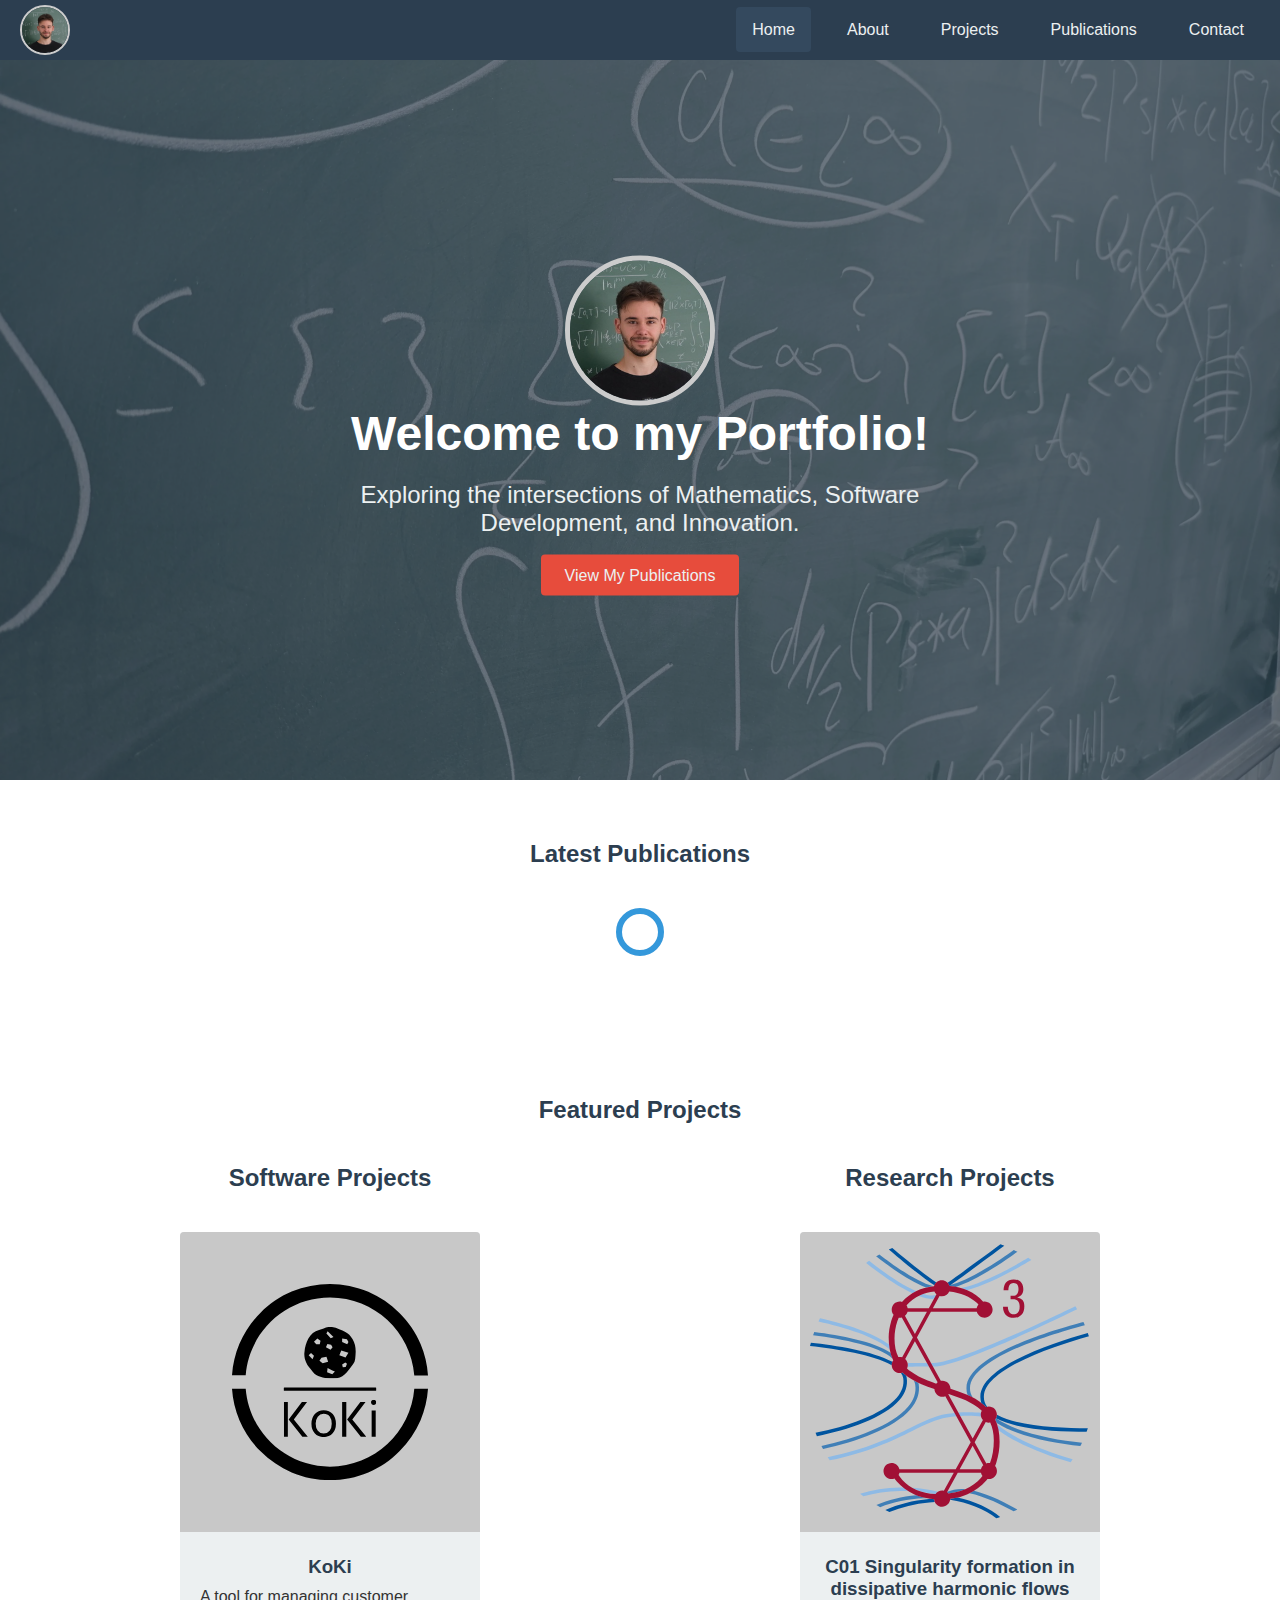
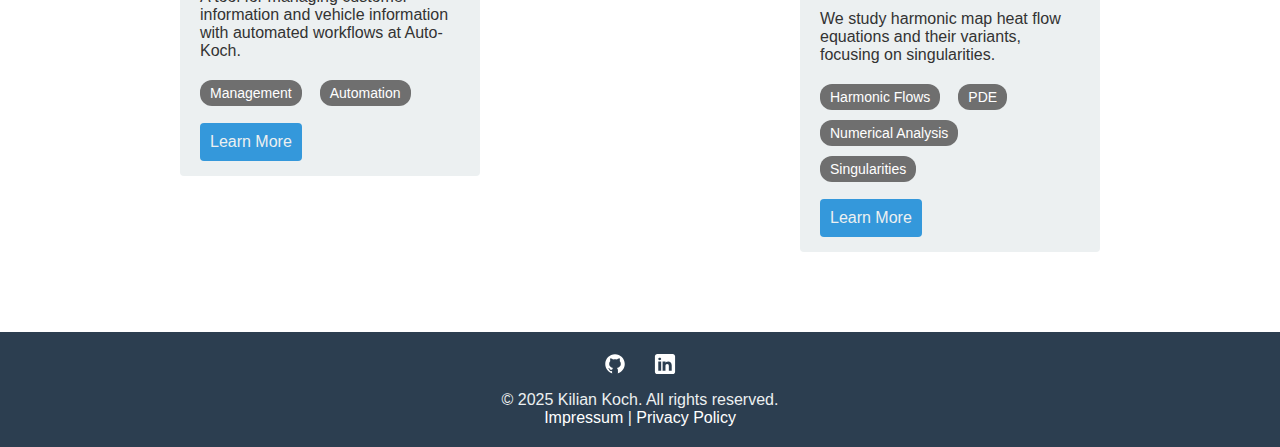
<file: index.html>
<!DOCTYPE html>
<html lang="en">
  <head>
    <meta charset="UTF-8" />
    <meta name="viewport" content="width=device-width, initial-scale=1.0" />
    <title>Kilian Koch | Mathematician & Software Developer</title>
    <link rel="stylesheet" href="css/styles.css" />
    <link rel="stylesheet" href="css/publications.css" />
  </head>

  <body>
    <!-- Navigation Bar -->
    <nav>
      <a href="index" class="logo">
        <img src="/images/me.jpeg" />
      </a>
      <ul class="nav-links">
        <li><a href="index" class="active">Home</a></li>
        <li><a href="about">About</a></li>
        <li><a href="projects">Projects</a></li>
        <li><a href="publications">Publications</a></li>
        <!-- <li><a href="theoremdatabase/login">TheoremDatabase</a></li> -->
        <li><a href="contact">Contact</a></li>
      </ul>
      <div class="burger">
        <div></div>
        <div></div>
        <div></div>
      </div>
    </nav>

    <div class="content">
      <!-- Hero Section -->
      <section id="hero">
        <div class="hero-content">
          <div class="me-pic">
            <img src="/images/me.jpeg" />
          </div>
          <h1>Welcome to my Portfolio!</h1>
          <p>
            Exploring the intersections of Mathematics, Software Development,
            and Innovation.
          </p>

          <a href="/publications" class="btn" target="_blank" rel="noopener noreferrer">View My Publications</a>
        </div>
      </section>

      <!-- Latest Publications -->
      <section id="latest-publications">
        <h2>Latest Publications</h2>
        <div class="publication-list"></div>
      </section>

      <!-- Featured Projects -->
      <section id="featured-projects">
        <h2>Featured Projects</h2>
        <div class="project-cards"></div>
      </section>
    </div>

    <!-- Footer -->
    <footer>
      <div class="social-media">
        <a href="https://github.com/KilianKoch">
          <img
            src="images/githubLogo.svg"
            alt="GitHub Logo"
            class="social-icon"
          />
        </a>
        <a href="https://www.linkedin.com/in/kilian-koch-23166026a/">
          <img
            src="images/linkedinLogo.svg"
            alt="LinkedIn Logo"
            class="social-icon"
          />
        </a>
        <!-- Add more social icons as needed -->
      </div>
      <p>&copy; 2025 Kilian Koch. All rights reserved.</p>
      <p>
        <a href="impressum.html">Impressum</a> |
        <a href="datenschutz.html">Privacy Policy</a>
      </p>
    </footer>

    <script type="module" src="/scripts/main.js"></script>
  </body>
</html>
</file>
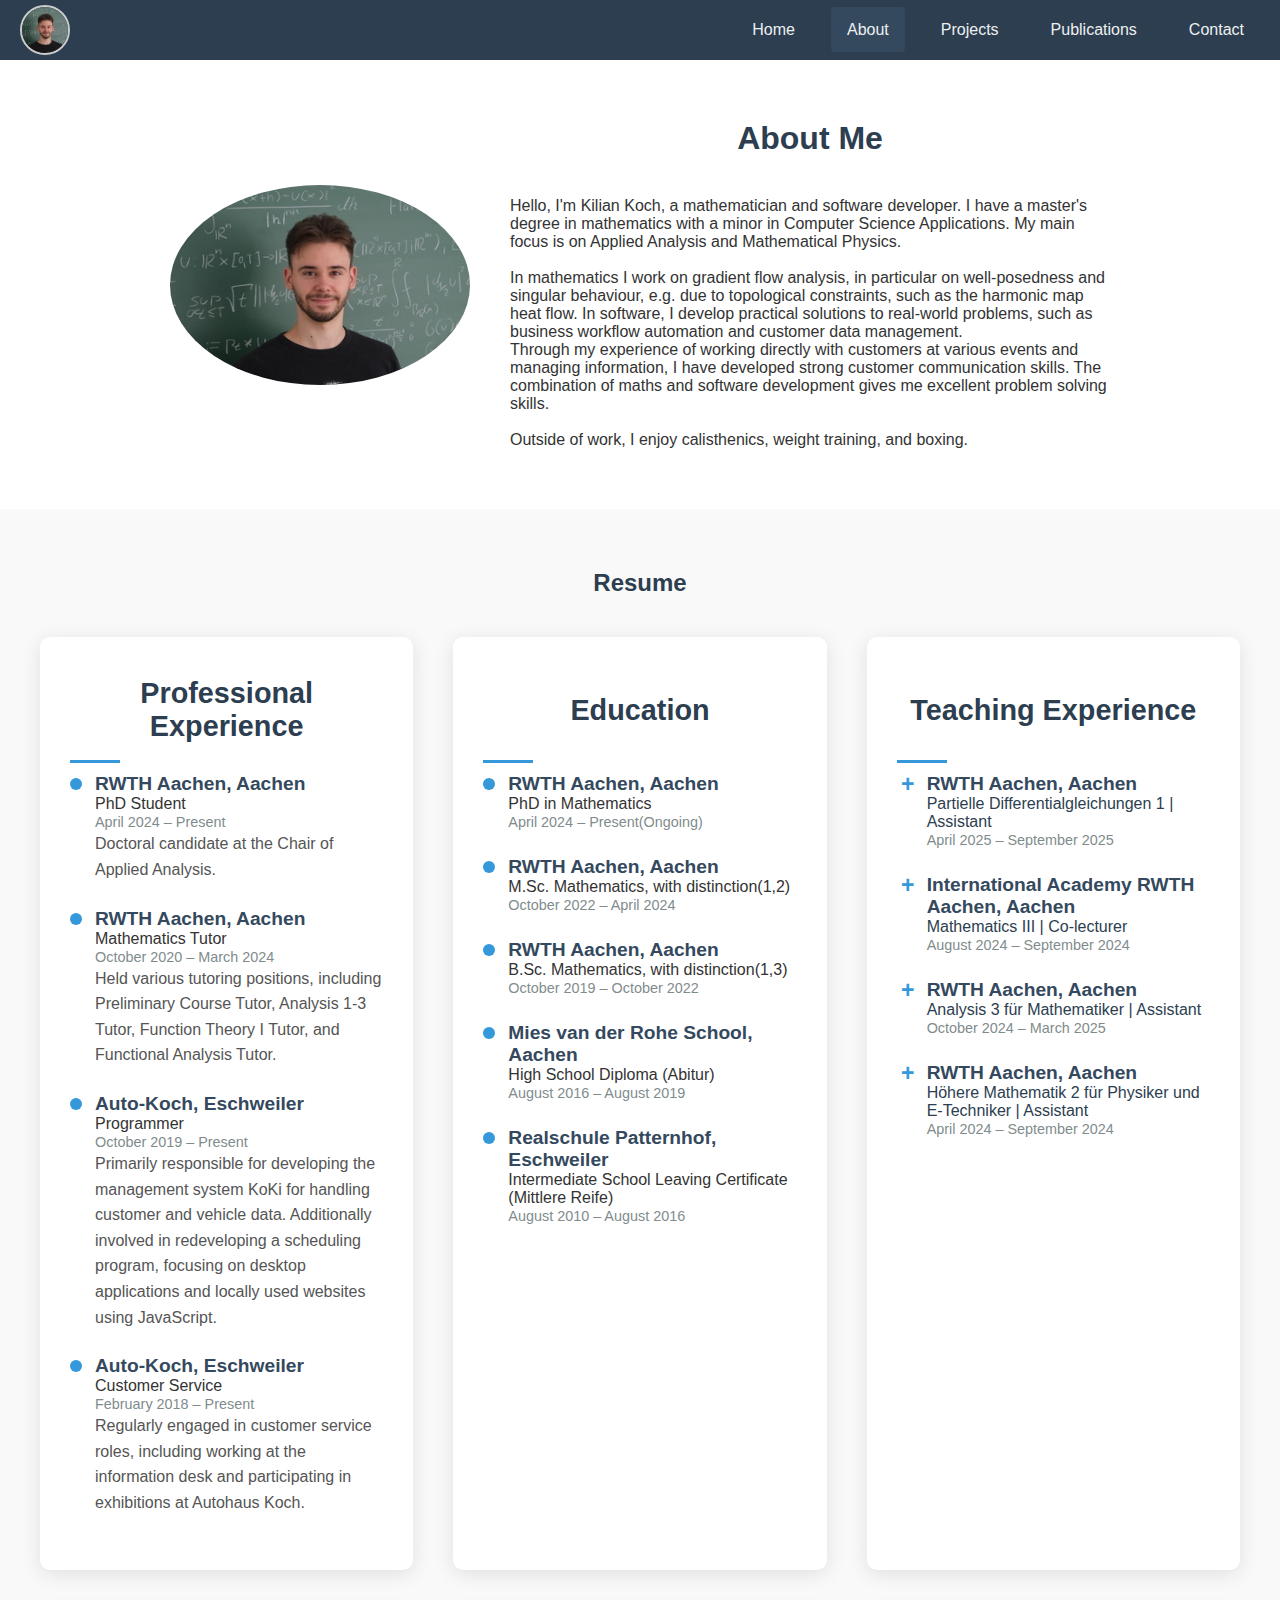
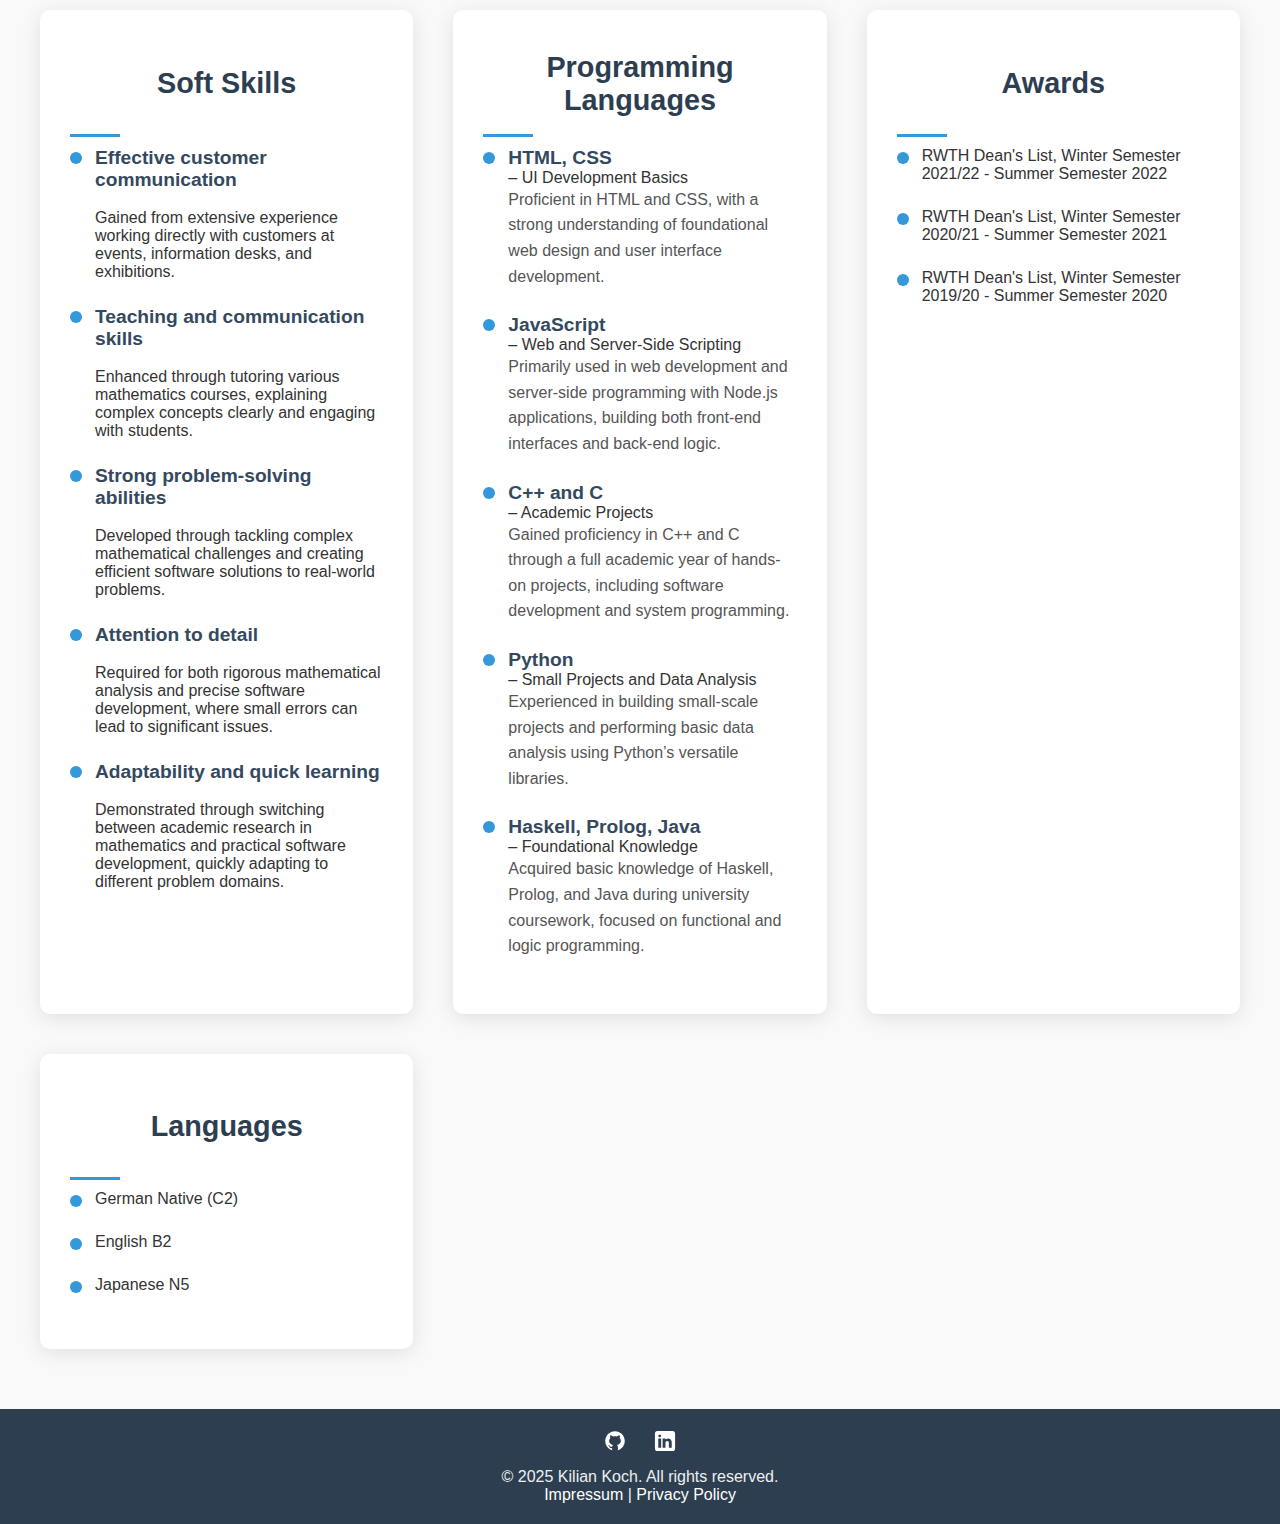
<file: about.html>
<!DOCTYPE html>
<html lang="en">
  <head>
    <meta charset="UTF-8" />
    <meta name="viewport" content="width=device-width, initial-scale=1.0" />
    <title>About Me | Kilian Koch</title>
    <link rel="stylesheet" href="css/styles.css" />
  </head>

  <body>
    <!-- Navigation Bar -->
    <nav>
      <a href="index" class="logo">
        <img src="/images/me.jpeg" />
      </a>
      <ul class="nav-links">
        <li><a href="index">Home</a></li>
        <li><a href="about" class="active">About</a></li>
        <li><a href="projects">Projects</a></li>
        <li><a href="publications">Publications</a></li>
        <!-- <li><a href="theoremdatabase/login">TheoremDatabase</a></li> -->
        <li><a href="contact">Contact</a></li>
      </ul>
      <div class="burger">
        <div></div>
        <div></div>
        <div></div>
      </div>
    </nav>

    <div class="content">
      <!-- About Section -->
      <section id="about-me">
        <div class="about-content">
          <img src="images/me.jpeg" alt="Your Photo" />
          <div class="text-content">
            <h1>About Me</h1>
            <p>
              Hello, I'm Kilian Koch, a mathematician and software developer. I
              have a master's degree in mathematics with a minor in Computer
              Science Applications. My main focus is on Applied Analysis and
              Mathematical Physics.
            </p>

            <br />

            <p>
              In mathematics I work on gradient flow analysis, in particular on
              well-posedness and singular behaviour, e.g. due
              to topological constraints, such as the harmonic map heat flow. In
              software, I develop practical solutions to real-world problems,
              such as business workflow automation and customer data management.
            </p>

            <p>
              Through my experience of working directly with customers at
              various events and managing information, I have developed strong
              customer communication skills. The combination of maths and
              software development gives me excellent problem solving skills.
            </p>

            <br />

            <p>
              Outside of work, I enjoy calisthenics, weight training, and
              boxing.
            </p>
          </div>
        </div>
      </section>

      <!-- Resume Section -->
      <section id="resume">
        <h2>Resume</h2>
        <div class="resume-container">
          <div class="resume-section">
            <h3>Professional Experience</h3>
            <ul>
              <li>
                <strong>RWTH Aachen, Aachen</strong> PhD Student<br />
                <span class="date">April 2024 – Present</span>
                <p>Doctoral candidate at the Chair of Applied Analysis.</p>
              </li>
              <li>
                <strong>RWTH Aachen, Aachen</strong> Mathematics Tutor<br />
                <span class="date">October 2020 – March 2024</span>
                <p>
                  Held various tutoring positions, including Preliminary Course
                  Tutor, Analysis 1-3 Tutor, Function Theory I Tutor, and
                  Functional Analysis Tutor.
                </p>
              </li>
              <li>
                <strong>Auto-Koch, Eschweiler</strong> Programmer<br />
                <span class="date">October 2019 – Present</span>
                <p>
                  Primarily responsible for developing the management system
                  KoKi for handling customer and vehicle data. Additionally
                  involved in redeveloping a scheduling program, focusing on
                  desktop applications and locally used websites using
                  JavaScript.
                </p>
              </li>
              <li>
                <strong>Auto-Koch, Eschweiler</strong> Customer Service<br />
                <span class="date">February 2018 – Present</span>
                <p>
                  Regularly engaged in customer service roles, including working
                  at the information desk and participating in exhibitions at
                  Autohaus Koch.
                </p>
              </li>
            </ul>
          </div>

          <div class="resume-section">
            <h3>Education</h3>
            <ul>
              <li>
                <strong>RWTH Aachen, Aachen</strong> PhD in Mathematics<br />
                <span class="date">April 2024 – Present(Ongoing)</span>
              </li>
              <li>
                <strong>RWTH Aachen, Aachen</strong> M.Sc. Mathematics, with
                distinction(1,2)<br />
                <span class="date">October 2022 – April 2024</span>
              </li>
              <li>
                <strong>RWTH Aachen, Aachen</strong> B.Sc. Mathematics, with
                distinction(1,3)<br />
                <span class="date">October 2019 – October 2022</span>
              </li>
              <li>
                <strong>Mies van der Rohe School, Aachen</strong> High School
                Diploma (Abitur)<br />
                <span class="date">August 2016 – August 2019</span>
              </li>
              <li>
                <strong>Realschule Patternhof, Eschweiler</strong>
                Intermediate School Leaving Certificate (Mittlere Reife)<br />
                <span class="date">August 2010 – August 2016</span>
              </li>
            </ul>
          </div>

          <div class="resume-section">
            <h3>Teaching Experience</h3>
            <ul class="NoBullets">
              <li>
                <details>
                  <summary>
                    <strong>RWTH Aachen, Aachen</strong> Partielle Differentialgleichungen 1 | Assistant<br />
                    <span class="date">April 2025 – September 2025</span>
                  </summary>
                  <hr>
                  <p>
                    <strong>Professor:</strong> 
                    <a href="https://www.math1.rwth-aachen.de/cms/math1/der-lehrstuhl/team/professorinnen-und-professoren/~bixel/christof-melcher" 
                    target="_blank">Prof. Dr. rer. nat. Christof Melcher</a><br />
                    <strong>Colleague:</strong> 
                    <a href="https://www.math1.rwth-aachen.de/cms/MATH1/Der-Lehrstuhl/Team/Wissenschaftlich-Beschaeftigte/~jwpak/Glal-Bacho/" 
                    target="_blank">Glal Bacho, M.Sc.</a><br />
                    <strong>Tasks:</strong> Created exercises, held exercise sessions, corrected exams,
                    and prepared exam questions.
                  </p>
                </details>
              </li>

              <li>
                <details>
                  <summary>
                    <strong>International Academy RWTH Aachen, Aachen</strong> Mathematics III | Co-lecturer<br />
                    <span class="date">August 2024 – September 2024</span>
                  </summary>
                  <hr>
                  <p>
                    <strong>Lecturer:</strong> 
                    <a href="https://www.math1.rwth-aachen.de/cms/math1/der-lehrstuhl/team/professorinnen-und-professoren/~bixel/christof-melcher" 
                    target="_blank">Prof. Dr. rer. nat. Christof Melcher</a><br />
                    <strong>Colleagues:</strong> 
                    <a href="https://www.math1.rwth-aachen.de/cms/MATH1/Der-Lehrstuhl/Team/Wissenschaftlich-Beschaeftigte/~elksp/Georg-Heinen/" 
                    target="_blank">Georg Heinen, M.Sc.</a>, 
                    <a href="https://www.math1.rwth-aachen.de/cms/MATH1/Der-Lehrstuhl/Team/Wissenschaftlich-Beschaeftigte/~jwpak/Glal-Bacho/" 
                    target="_blank">Glal Bacho, M.Sc.</a><br />
                    <strong>Tasks:</strong> Conducted interactive online exercise sessions for international students, provided academic support and created learning materials.<br />
                    <strong>Partners:</strong> RWTH Aachen University, proRWTH-Freunde and Förderer der RWTH Aachen e.V.<br />
                  </p>
                </details>
              </li>
                                  
          
              <li>
                <details>
                  <summary>
                    <strong>RWTH Aachen, Aachen</strong> Analysis 3 für Mathematiker | Assistant<br />
                    <span class="date">October 2024 – March 2025</span>
                  </summary>
                  <hr>
                  <p>
                    <strong>Professor:</strong> 
                    <a href="https://www.math1.rwth-aachen.de/cms/math1/der-lehrstuhl/team/professorinnen-und-professoren/~bixel/christof-melcher" 
                    target="_blank">Prof. Dr. rer. nat. Christof Melcher</a><br />
                    <strong>Colleague:</strong> 
                    <a href="https://www.math1.rwth-aachen.de/cms/MATH1/Der-Lehrstuhl/Team/Wissenschaftlich-Beschaeftigte/~jwpak/Glal-Bacho/" 
                    target="_blank">Glal Bacho, M.Sc.</a><br />
                    <strong>Tasks:</strong> Created exercises, held exercise sessions, corrected exams,
                    and prepared exam questions.
                  </p>
                </details>
              </li>
          
              <li>
                <details>
                  <summary>
                    <strong>RWTH Aachen, Aachen</strong> Höhere Mathematik 2 für Physiker und E-Techniker | Assistant<br />
                    <span class="date">April 2024 – September 2024</span>
                  </summary>
                  <hr>
                  <p>
                    <strong>Professor:</strong> 
                    <a href="https://www.igpm.rwth-aachen.de/team/former/noelle" target="_blank">Prof. Dr. Sebastian Noelle</a><br />
                    <strong>Lecturer:</strong> 
                    <a href="https://www.math1.rwth-aachen.de/cms/MATH1/Der-Lehrstuhl/Team/Wissenschaftlich-Beschaeftigte/~blqow/Olaf-Wittich/" 
                    target="_blank">Priv.-Doz. Dr. Olaf Wittich</a><br />
                    <strong>Colleague:</strong> 
                    <a href="https://www.maths.usyd.edu.au/ut/people?who=TF_Goertzen&sms=y" target="_blank">Tom Goertzen, Postdoctoral Research Associate</a><br />
                    <strong>Tasks:</strong> Developed digital exercises, conducted exercise sessions,
                    and graded exams.
                  </p>
                </details>
              </li>
            </ul>
          </div>
          

          <div class="resume-section">
            <h3>Soft Skills</h3>
            <ul>
              <!-- Social Skills -->
              <li>
                <strong>Effective customer communication</strong><br />
                Gained from extensive experience working directly with customers
                at events, information desks, and exhibitions.
              </li>
              <li>
                <strong>Teaching and communication skills</strong><br />
                Enhanced through tutoring various mathematics courses,
                explaining complex concepts clearly and engaging with students.
              </li>

              <!-- Non-Social Skills -->
              <li>
                <strong>Strong problem-solving abilities</strong><br />
                Developed through tackling complex mathematical challenges and
                creating efficient software solutions to real-world problems.
              </li>
              <li>
                <strong>Attention to detail</strong><br />
                Required for both rigorous mathematical analysis and precise
                software development, where small errors can lead to significant
                issues.
              </li>
              <li>
                <strong>Adaptability and quick learning</strong><br />
                Demonstrated through switching between academic research in
                mathematics and practical software development, quickly adapting
                to different problem domains.
              </li>
            </ul>
          </div>

          <div class="resume-section">
            <h3>Programming Languages</h3>
            <ul>
              <li>
                <strong>HTML, CSS</strong> – UI Development Basics<br />
                <p>
                  Proficient in HTML and CSS, with a strong understanding of
                  foundational web design and user interface development.
                </p>
              </li>
              <li>
                <strong>JavaScript</strong> – Web and Server-Side Scripting<br />
                <p>
                  Primarily used in web development and server-side programming
                  with Node.js applications, building both front-end interfaces
                  and back-end logic.
                </p>
              </li>
              <li>
                <strong>C++ and C</strong> – Academic Projects<br />
                <p>
                  Gained proficiency in C++ and C through a full academic year
                  of hands-on projects, including software development and
                  system programming.
                </p>
              </li>
              <li>
                <strong>Python</strong> – Small Projects and Data Analysis<br />
                <p>
                  Experienced in building small-scale projects and performing
                  basic data analysis using Python’s versatile libraries.
                </p>
              </li>
              <li>
                <strong>Haskell, Prolog, Java</strong> – Foundational
                Knowledge<br />
                <p>
                  Acquired basic knowledge of Haskell, Prolog, and Java during
                  university coursework, focused on functional and logic
                  programming.
                </p>
              </li>
            </ul>
          </div>

          <div class="resume-section">
            <h3>Awards</h3>
            <ul>
              <li>
                RWTH Dean's List, Winter Semester 2021/22 - Summer Semester 2022
              </li>
              <li>
                RWTH Dean's List, Winter Semester 2020/21 - Summer Semester 2021
              </li>
              <li>
                RWTH Dean's List, Winter Semester 2019/20 - Summer Semester 2020
              </li>
            </ul>
          </div>

          <div class="resume-section">
            <h3>Languages</h3>
            <ul>
              <li>German Native (C2)</li>
              <li>English B2</li>
              <li>Japanese N5</li>
            </ul>
          </div>
        </div>
      </section>
    </div>

    <!-- Footer -->
    <footer>
      <div class="social-media">
        <a href="https://github.com/KilianKoch">
          <img
            src="images/githubLogo.svg"
            alt="GitHub Logo"
            class="social-icon"
          />
        </a>
        <a href="https://www.linkedin.com/in/kilian-koch-23166026a/">
          <img
            src="images/linkedinLogo.svg"
            alt="LinkedIn Logo"
            class="social-icon"
          />
        </a>
        <!-- Add more social icons as needed -->
      </div>
      <p>&copy; 2025 Kilian Koch. All rights reserved.</p>
      <p>
        <a href="impressum.html">Impressum</a> |
        <a href="datenschutz.html">Privacy Policy</a>
      </p>
    </footer>

    <script type="module" src="/scripts/main.js"></script>
  </body>
</html>
</file>
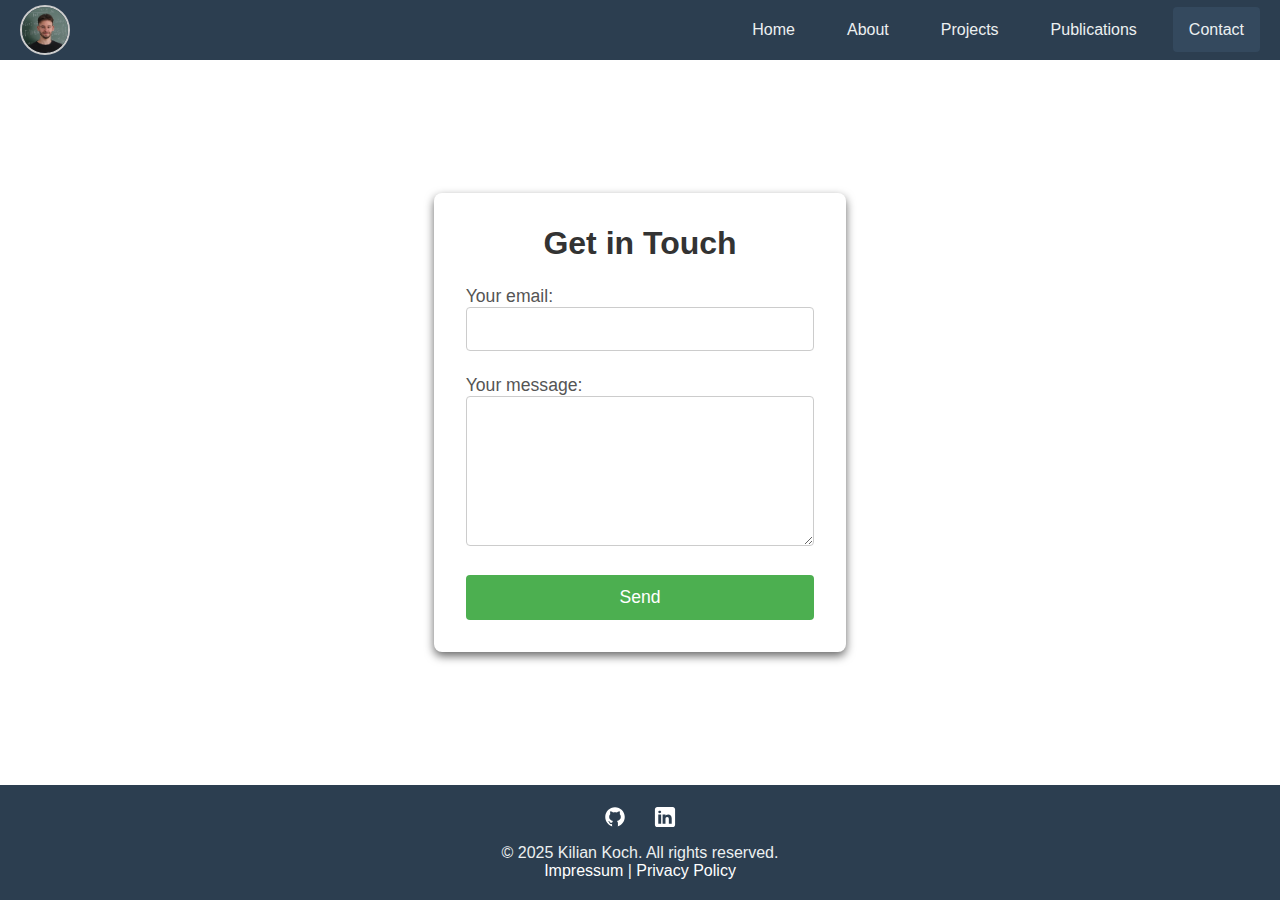
<file: contact.html>
<!DOCTYPE html>
<html lang="en">
  <head>
    <meta charset="UTF-8" />
    <meta name="viewport" content="width=device-width, initial-scale=1.0" />
    <title>Contact | Kilian Koch</title>
    <link rel="stylesheet" href="css/styles.css" />
  </head>

  <body>
    <!-- Navigation Bar -->
    <nav>
      <a href="index" class="logo">
        <img src="/images/me.jpeg" />
      </a>
      <ul class="nav-links">
        <li><a href="index">Home</a></li>
        <li><a href="about">About</a></li>
        <li><a href="projects">Projects</a></li>
        <li><a href="publications">Publications</a></li>
        <!-- <li><a href="theoremdatabase/login">TheoremDatabase</a></li> -->
        <li><a href="contact" class="active">Contact</a></li>
      </ul>
      <div class="burger">
        <div></div>
        <div></div>
        <div></div>
      </div>
    </nav>

    <div class="content contact-page">
      <!-- Contact Section -->
      <section id="contact-form">
        <h1>Get in Touch</h1>
        <form
          action="mailto:kilian_koch@gmx.de"
          method="POST"
          enctype="text/plain"
        >
          <label>
            Your email:
            <input type="email" name="email" required />
          </label>
          <label>
            Your message:
            <textarea name="message" required></textarea>
          </label>
          <!-- your other form fields go here -->
          <button type="submit">Send</button>
        </form>
      </section>
    </div>

    <!-- Footer -->
    <footer>
      <div class="social-media">
        <a href="https://github.com/KilianKoch">
          <img
            src="images/githubLogo.svg"
            alt="GitHub Logo"
            class="social-icon"
          />
        </a>
        <a href="https://www.linkedin.com/in/kilian-koch-23166026a/">
          <img
            src="images/linkedinLogo.svg"
            alt="LinkedIn Logo"
            class="social-icon"
          />
        </a>
        <!-- Add more social icons as needed -->
      </div>
      <p>&copy; 2025 Kilian Koch. All rights reserved.</p>
      <p>
        <a href="impressum.html">Impressum</a> |
        <a href="datenschutz.html">Privacy Policy</a>
      </p>
    </footer>

    <script type="module" src="/scripts/main.js"></script>
  </body>
</html>
</file>
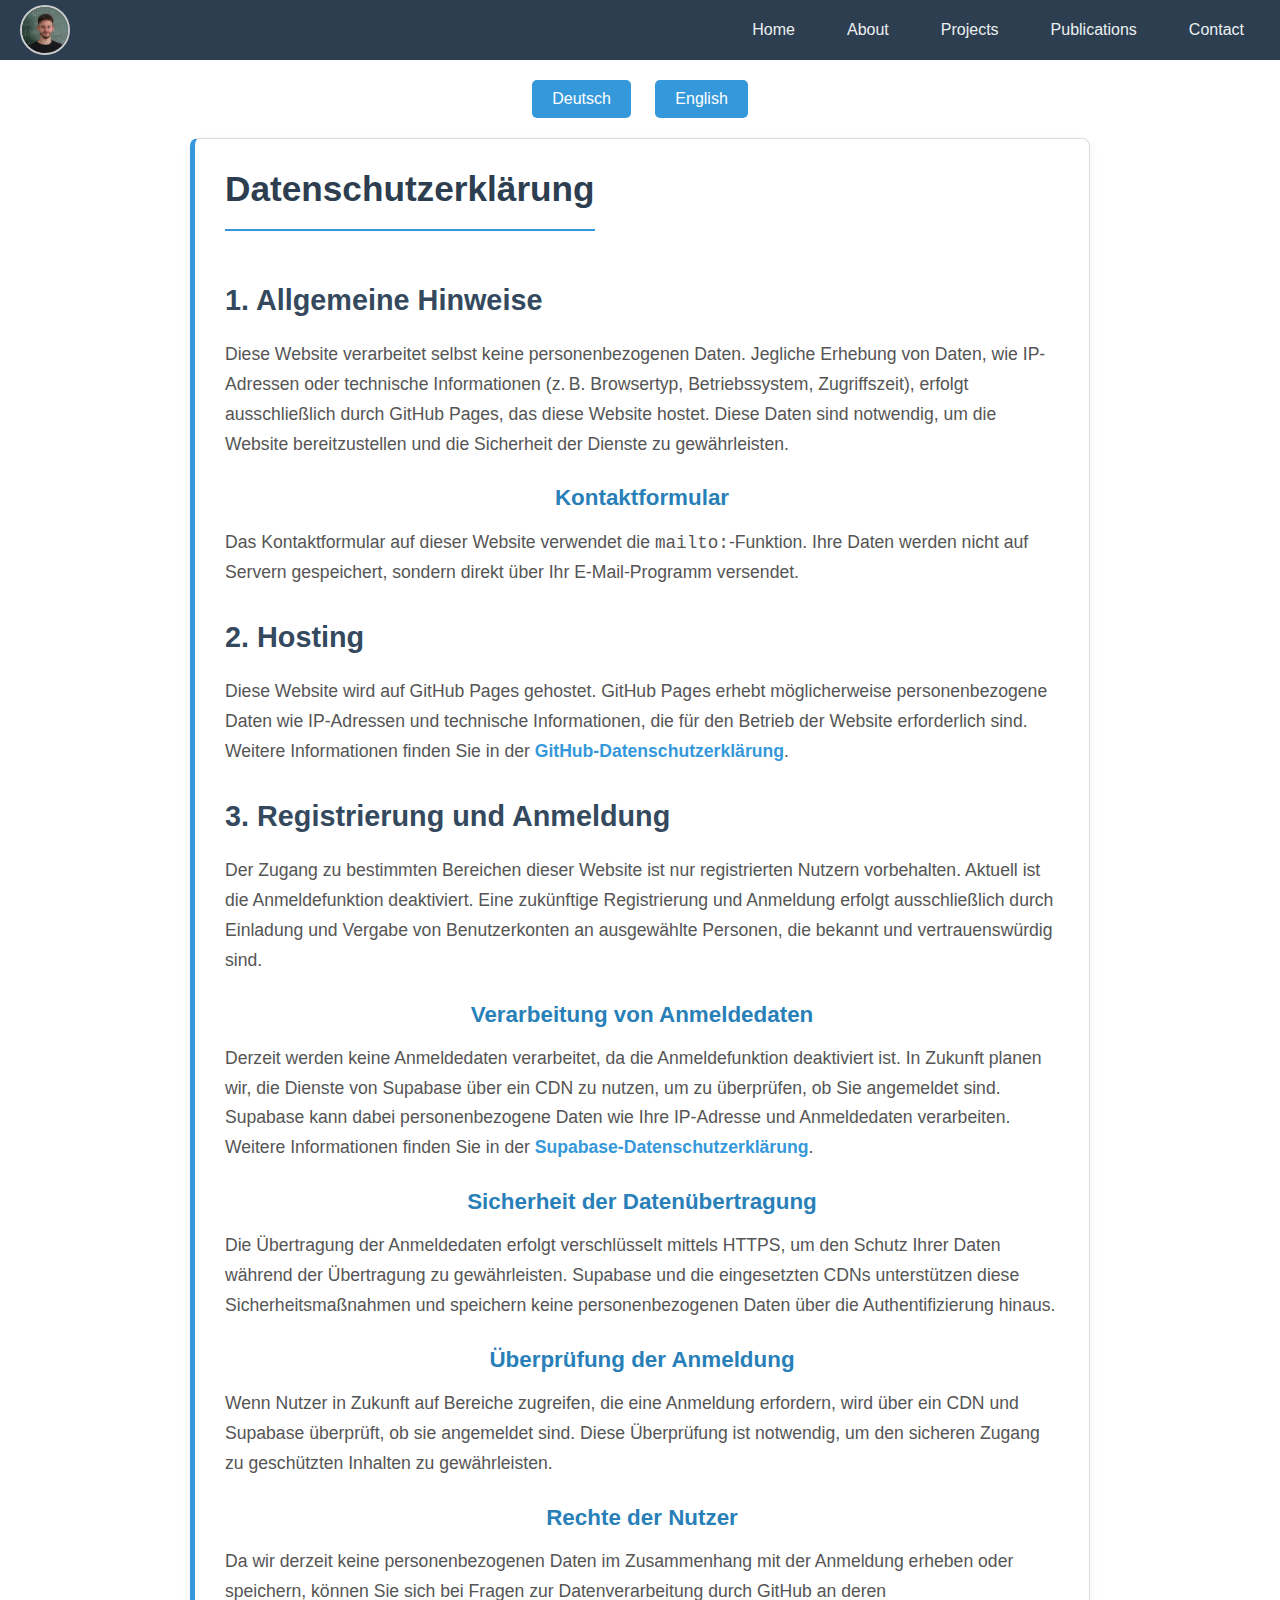
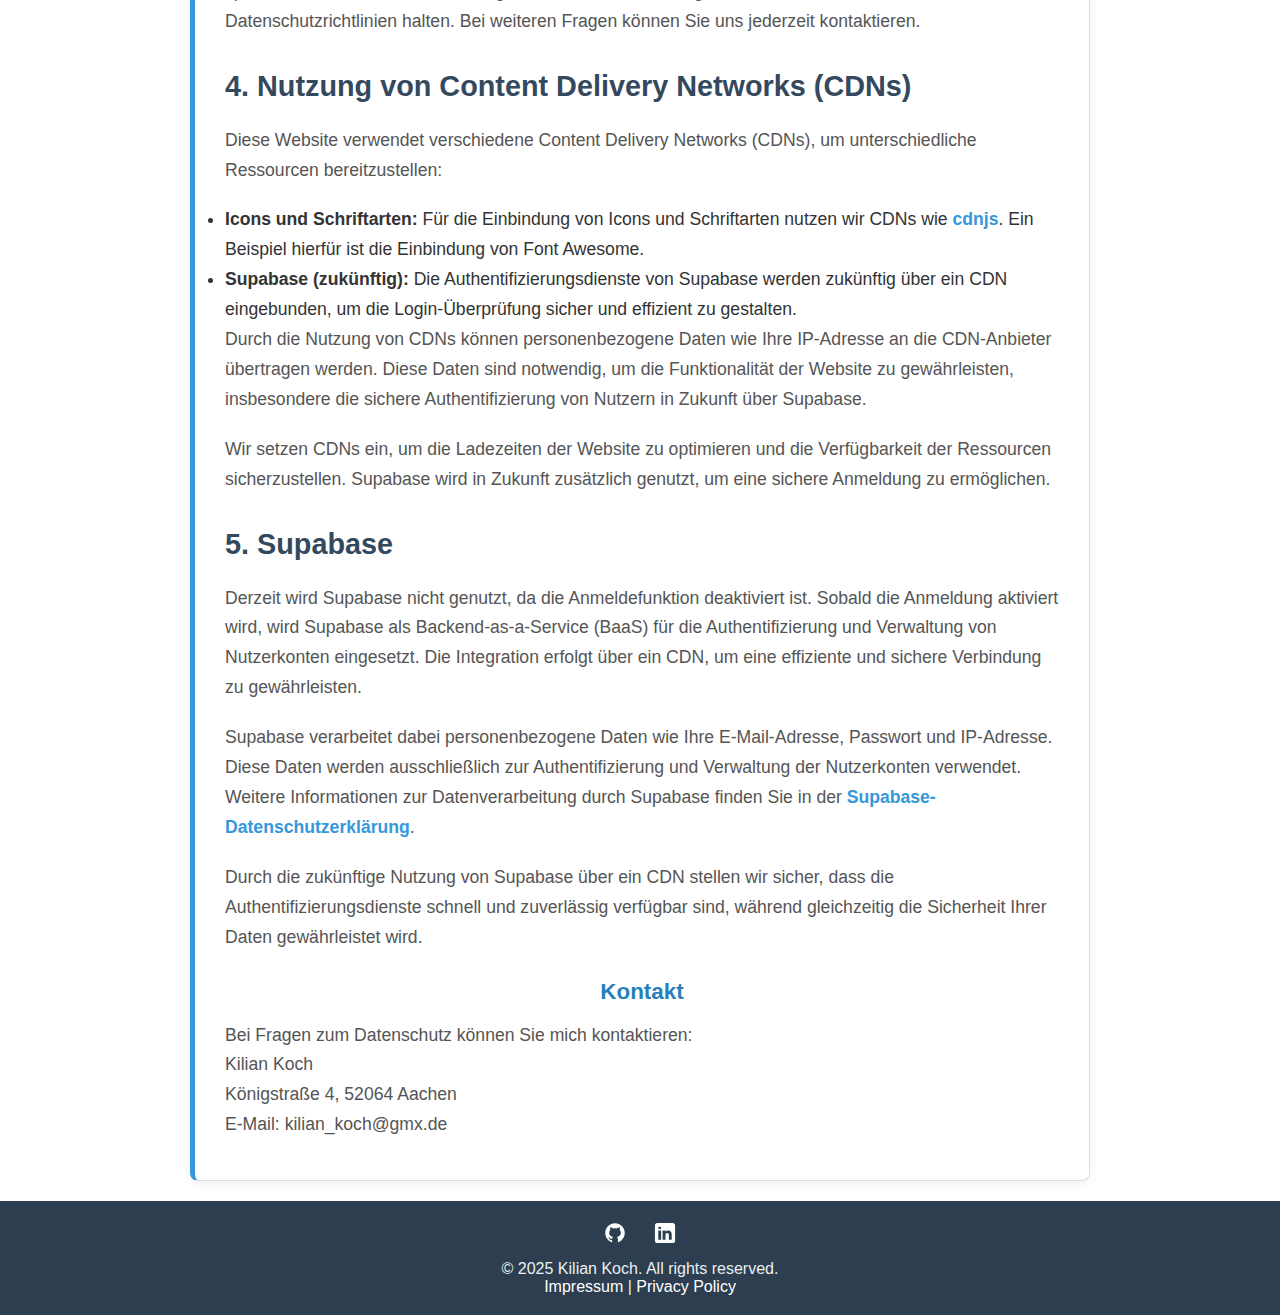
<file: datenschutz.html>
<!DOCTYPE html>
<html lang="de">
  <head>
    <meta charset="UTF-8" />
    <meta name="viewport" content="width=device-width, initial-scale=1.0" />
    <title>Datenschutzerklärung / Privacy Policy | Kilian Koch</title>
    <link rel="stylesheet" href="css/styles.css" />
  </head>

  <body>
    <!-- Navigation Bar -->
    <nav>
      <a href="index" class="logo">
        <img src="/images/me.jpeg" />
      </a>
      <ul class="nav-links">
        <li><a href="index">Home</a></li>
        <li><a href="about">About</a></li>
        <li><a href="projects">Projects</a></li>
        <li><a href="publications">Publications</a></li>
        <!-- <li><a href="theoremdatabase/login">TheoremDatabase</a></li> -->
        <li><a href="contact">Contact</a></li>
      </ul>
      <div class="burger">
        <div></div>
        <div></div>
        <div></div>
      </div>
    </nav>

    <!-- Language Toggle Buttons -->
    <div class="content language-toggle">
      <button id="btn-de">Deutsch</button>
      <button id="btn-en">English</button>
    </div>

    <div class="content">
      <!-- German Datenschutzerklärung -->
      <section id="datenschutz-de">
        <h1>Datenschutz&shy;erklärung</h1>
        <h2>1. Allgemeine Hinweise</h2>
        <p>
          Diese Website verarbeitet selbst keine personenbezogenen Daten.
          Jegliche Erhebung von Daten, wie IP-Adressen oder technische
          Informationen (z. B. Browsertyp, Betriebssystem, Zugriffszeit),
          erfolgt ausschließlich durch GitHub Pages, das diese Website hostet.
          Diese Daten sind notwendig, um die Website bereitzustellen und die
          Sicherheit der Dienste zu gewährleisten.
        </p>

        <h3>Kontaktformular</h3>
        <p>
          Das Kontaktformular auf dieser Website verwendet die
          <code>mailto:</code>-Funktion. Ihre Daten werden nicht auf Servern
          gespeichert, sondern direkt über Ihr E-Mail-Programm versendet.
        </p>

        <h2>2. Hosting</h2>
        <p>
          Diese Website wird auf GitHub Pages gehostet. GitHub Pages erhebt
          möglicherweise personenbezogene Daten wie IP-Adressen und technische
          Informationen, die für den Betrieb der Website erforderlich sind.
          Weitere Informationen finden Sie in der
          <a
            href="https://docs.github.com/en/site-policy/privacy-policies/github-privacy-statement"
            >GitHub-Datenschutzerklärung</a
          >.
        </p>

        <h2>3. Registrierung und Anmeldung</h2>
        <p>
          Der Zugang zu bestimmten Bereichen dieser Website ist nur
          registrierten Nutzern vorbehalten. Aktuell ist die Anmeldefunktion
          deaktiviert. Eine zukünftige Registrierung und Anmeldung erfolgt
          ausschließlich durch Einladung und Vergabe von Benutzerkonten an
          ausgewählte Personen, die bekannt und vertrauenswürdig sind.
        </p>

        <h3>Verarbeitung von Anmeldedaten</h3>
        <p>
          Derzeit werden keine Anmeldedaten verarbeitet, da die Anmeldefunktion
          deaktiviert ist. In Zukunft planen wir, die Dienste von Supabase über
          ein CDN zu nutzen, um zu überprüfen, ob Sie angemeldet sind. Supabase
          kann dabei personenbezogene Daten wie Ihre IP-Adresse und Anmeldedaten
          verarbeiten. Weitere Informationen finden Sie in der
          <a href="https://supabase.com/privacy"
            >Supabase-Datenschutzerklärung</a
          >.
        </p>

        <h3>Sicherheit der Datenübertragung</h3>
        <p>
          Die Übertragung der Anmeldedaten erfolgt verschlüsselt mittels HTTPS,
          um den Schutz Ihrer Daten während der Übertragung zu gewährleisten.
          Supabase und die eingesetzten CDNs unterstützen diese
          Sicherheitsmaßnahmen und speichern keine personenbezogenen Daten über
          die Authentifizierung hinaus.
        </p>

        <h3>Überprüfung der Anmeldung</h3>
        <p>
          Wenn Nutzer in Zukunft auf Bereiche zugreifen, die eine Anmeldung
          erfordern, wird über ein CDN und Supabase überprüft, ob sie angemeldet
          sind. Diese Überprüfung ist notwendig, um den sicheren Zugang zu
          geschützten Inhalten zu gewährleisten.
        </p>

        <h3>Rechte der Nutzer</h3>
        <p>
          Da wir derzeit keine personenbezogenen Daten im Zusammenhang mit der
          Anmeldung erheben oder speichern, können Sie sich bei Fragen zur
          Datenverarbeitung durch GitHub an deren Datenschutzrichtlinien halten.
          Bei weiteren Fragen können Sie uns jederzeit kontaktieren.
        </p>

        <h2>4. Nutzung von Content Delivery Networks (CDNs)</h2>
        <p>
          Diese Website verwendet verschiedene Content Delivery Networks (CDNs),
          um unterschiedliche Ressourcen bereitzustellen:
        </p>
        <ul>
          <li>
            <strong>Icons und Schriftarten:</strong> Für die Einbindung von
            Icons und Schriftarten nutzen wir CDNs wie
            <a href="https://cdnjs.com/">cdnjs</a>. Ein Beispiel hierfür ist die
            Einbindung von Font Awesome.
          </li>
          <li>
            <strong>Supabase (zukünftig):</strong> Die Authentifizierungsdienste
            von Supabase werden zukünftig über ein CDN eingebunden, um die
            Login-Überprüfung sicher und effizient zu gestalten.
          </li>
        </ul>
        <p>
          Durch die Nutzung von CDNs können personenbezogene Daten wie Ihre
          IP-Adresse an die CDN-Anbieter übertragen werden. Diese Daten sind
          notwendig, um die Funktionalität der Website zu gewährleisten,
          insbesondere die sichere Authentifizierung von Nutzern in Zukunft über
          Supabase.
        </p>
        <p>
          Wir setzen CDNs ein, um die Ladezeiten der Website zu optimieren und
          die Verfügbarkeit der Ressourcen sicherzustellen. Supabase wird in
          Zukunft zusätzlich genutzt, um eine sichere Anmeldung zu ermöglichen.
        </p>

        <h2 id="supabase-bereich">5. Supabase</h2>
        <p>
          Derzeit wird Supabase nicht genutzt, da die Anmeldefunktion
          deaktiviert ist. Sobald die Anmeldung aktiviert wird, wird Supabase
          als Backend-as-a-Service (BaaS) für die Authentifizierung und
          Verwaltung von Nutzerkonten eingesetzt. Die Integration erfolgt über
          ein CDN, um eine effiziente und sichere Verbindung zu gewährleisten.
        </p>
        <p>
          Supabase verarbeitet dabei personenbezogene Daten wie Ihre
          E-Mail-Adresse, Passwort und IP-Adresse. Diese Daten werden
          ausschließlich zur Authentifizierung und Verwaltung der Nutzerkonten
          verwendet. Weitere Informationen zur Datenverarbeitung durch Supabase
          finden Sie in der
          <a href="https://supabase.com/privacy"
            >Supabase-Datenschutzerklärung</a
          >.
        </p>
        <p>
          Durch die zukünftige Nutzung von Supabase über ein CDN stellen wir
          sicher, dass die Authentifizierungsdienste schnell und zuverlässig
          verfügbar sind, während gleichzeitig die Sicherheit Ihrer Daten
          gewährleistet wird.
        </p>

        <h3>Kontakt</h3>
        <p>
          Bei Fragen zum Datenschutz können Sie mich kontaktieren:<br />
          Kilian Koch<br />
          Königstraße 4, 52064 Aachen<br />
          E-Mail: kilian_koch@gmx.de
        </p>
      </section>

      <!-- English Privacy Policy -->
      <section id="privacy-policy-en" style="display: none">
        <h1>Privacy Policy</h1>
        <h2>1. General Information</h2>
        <p>
          This website does not process any personal data directly. Any
          collection of data, such as IP addresses or technical information
          (e.g., browser type, operating system, access time), is handled
          exclusively by GitHub Pages, which hosts this website. These data are
          necessary to provide the website and ensure the security of the
          services.
        </p>

        <h3>Contact Form</h3>
        <p>
          The contact form on this website uses the
          <code>mailto:</code> function. Your data is not stored on any server
          but is sent directly via your email program.
        </p>

        <h2>2. Hosting</h2>
        <p>
          This website is hosted on GitHub Pages. GitHub Pages may collect
          personal data, such as IP addresses and technical information, that
          are necessary for the operation of the website. For more information,
          please refer to the
          <a
            href="https://docs.github.com/en/site-policy/privacy-policies/github-privacy-statement"
            >GitHub Privacy Policy</a
          >.
        </p>

        <h2>3. Registration and Login</h2>
        <p>
          Access to certain areas of this website is restricted to registered
          users. Currently, the login feature is deactivated. Future
          registration and login will be carried out exclusively by invitation
          and provision of user accounts to selected, trusted individuals.
        </p>

        <h3>Processing of Login Data</h3>
        <p>
          Currently, no login data is processed as the login feature is
          deactivated. In the future, we plan to use the services of Supabase
          via a CDN to verify if you are logged in. Supabase may process
          personal data such as your IP address and login credentials. For more
          information, please refer to the
          <a href="https://supabase.com/privacy">Supabase Privacy Policy</a>.
        </p>

        <h3>Data Transmission Security</h3>
        <p>
          The transmission of login data is encrypted via HTTPS to ensure the
          protection of your data during transmission. Supabase and the CDNs
          used support these security measures and do not store personal data
          beyond the authentication process.
        </p>

        <h3>Verification of Login Status</h3>
        <p>
          In the future, when users access areas that require login, a CDN and
          Supabase will be used to check if they are logged in. This
          verification is necessary to ensure secure access to protected
          content.
        </p>

        <h3>User Rights</h3>
        <p>
          Since we currently do not collect or store any personal data related
          to login, please refer to GitHub's privacy policies for any questions
          regarding data processing. If you have further questions, feel free to
          contact us at any time.
        </p>

        <h2>4. Use of Content Delivery Networks (CDNs)</h2>
        <p>
          This website uses various Content Delivery Networks (CDNs) to deliver
          different resources:
        </p>
        <ul>
          <li>
            <strong>Icons and Fonts:</strong> We use CDNs like
            <a href="https://cdnjs.com/">cdnjs</a> to include icons and fonts.
            An example is the inclusion of Font Awesome.
          </li>
          <li>
            <strong>Supabase (future):</strong> The authentication services of
            Supabase will be integrated via a CDN to ensure secure and efficient
            login verification.
          </li>
        </ul>
        <p>
          By using CDNs, personal data such as your IP address may be
          transmitted to the CDN providers. These data are necessary to ensure
          the functionality of the website, particularly the secure
          authentication of users in the future via Supabase.
        </p>
        <p>
          We use CDNs to optimize the loading times of the website and ensure
          the availability of resources. Supabase will be used in the future to
          enable secure login.
        </p>

        <h2 id="supabase-section">5. Supabase</h2>
        <p>
          Currently, Supabase is not being used as the login feature is
          deactivated. Once the login is activated, Supabase will be used as a
          Backend-as-a-Service (BaaS) for authentication and user account
          management. The integration will be done via a CDN to ensure an
          efficient and secure connection.
        </p>
        <p>
          Supabase processes personal data such as your email address, password,
          and IP address. These data are used solely for authentication and
          managing user accounts. For more information on data processing by
          Supabase, please refer to the
          <a href="https://supabase.com/privacy">Supabase Privacy Policy</a>.
        </p>
        <p>
          By using Supabase via a CDN in the future, we ensure that the
          authentication services are fast and reliable while maintaining the
          security of your data.
        </p>

        <h3>Contact</h3>
        <p>
          If you have any questions about privacy, you can contact me:<br />
          Kilian Koch<br />
          Königstraße 4, 52064 Aachen<br />
          Email: kilian_koch@gmx.de
        </p>
      </section>
    </div>

    <!-- Footer -->
    <footer>
      <div class="social-media">
        <a href="https://github.com/KilianKoch">
          <img
            src="images/githubLogo.svg"
            alt="GitHub Logo"
            class="social-icon"
          />
        </a>
        <a href="https://www.linkedin.com/in/kilian-koch-23166026a/">
          <img
            src="images/linkedinLogo.svg"
            alt="LinkedIn Logo"
            class="social-icon"
          />
        </a>
        <!-- Add more social icons as needed -->
      </div>
      <p>&copy; 2025 Kilian Koch. All rights reserved.</p>
      <p>
        <a href="impressum.html">Impressum</a> |
        <a href="datenschutz.html">Privacy Policy</a>
      </p>
    </footer>

    <script type="module" src="/scripts/main.js"></script>
  </body>
</html>
</file>
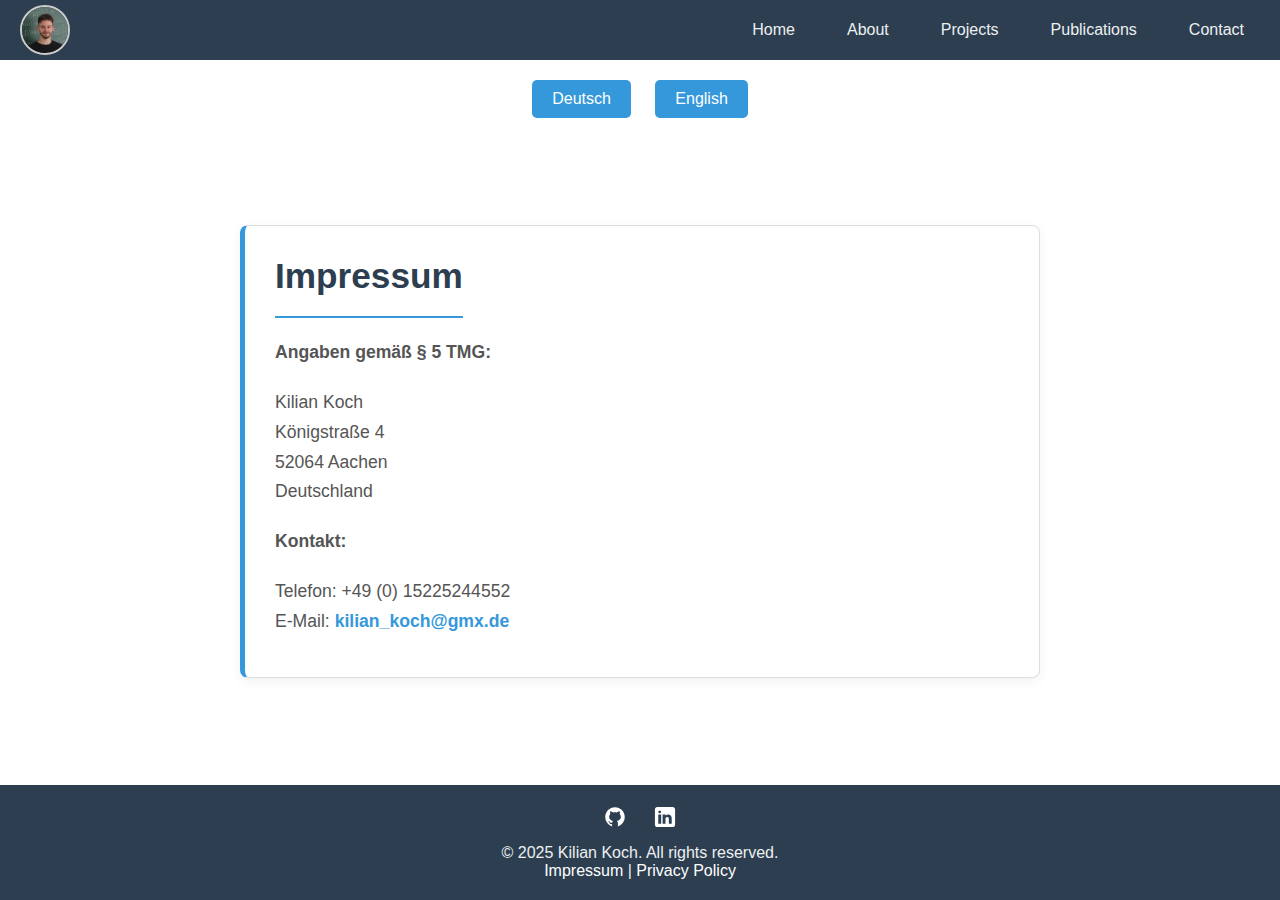
<file: impressum.html>
<!DOCTYPE html>
<html lang="de">
  <head>
    <meta charset="UTF-8" />
    <meta name="viewport" content="width=device-width, initial-scale=1.0" />
    <title>Impressum / Legal Notice | Kilian Koch</title>
    <link rel="stylesheet" href="css/styles.css" />
  </head>
  <body>
    <!-- Navigation Bar -->
    <nav>
      <a href="index" class="logo">
        <img src="/images/me.jpeg" />
      </a>
      <ul class="nav-links">
        <li><a href="index">Home</a></li>
        <li><a href="about">About</a></li>
        <li><a href="projects">Projects</a></li>
        <li><a href="publications">Publications</a></li>
        <!-- <li><a href="theoremdatabase/login">TheoremDatabase</a></li> -->
        <li><a href="contact">Contact</a></li>
      </ul>
      <div class="burger">
        <div></div>
        <div></div>
        <div></div>
      </div>
    </nav>

    <div class="content language-toggle">
      <button id="btn-de">Deutsch</button>
      <button id="btn-en">English</button>
    </div>

    <div class="content">
      <!-- German Impressum -->
      <section id="impressum-de">
        <h1>Impressum</h1>
        <p><strong>Angaben gemäß § 5 TMG:</strong></p>
        <p>
          Kilian Koch<br />
          Königstraße 4<br />
          52064 Aachen<br />
          Deutschland
        </p>
        <p><strong>Kontakt:</strong></p>
        <p>
          Telefon: +49 (0) 15225244552<br />
          E-Mail:
          <a href="mailto:kilian_koch@gmx.de">kilian_koch@gmx.de</a>
        </p>
      </section>

      <!-- English Impressum -->
      <section id="impressum-en" style="display: none">
        <h1>Legal Notice</h1>
        <p><strong>Information in accordance with § 5 TMG:</strong></p>
        <p>
          Kilian Koch<br />
          Königstraße 4<br />
          52064 Aachen<br />
          Germany
        </p>
        <p><strong>Contact:</strong></p>
        <p>
          Phone: +49 (0) 15225244552<br />
          Email: <a href="mailto:kilian_koch@gmx.de">kilian_koch@gmx.de</a>
        </p>
      </section>
    </div>

    <!-- Footer -->
    <footer>
        <div class="social-media">
          <a href="https://github.com/KilianKoch">
            <img
              src="images/githubLogo.svg"
              alt="GitHub Logo"
              class="social-icon"
            />
          </a>
          <a href="https://www.linkedin.com/in/kilian-koch-23166026a/">
            <img
              src="images/linkedinLogo.svg"
              alt="LinkedIn Logo"
              class="social-icon"
            />
          </a>
          <!-- Add more social icons as needed -->
        </div>
        <p>&copy; 2025 Kilian Koch. All rights reserved.</p>
        <p>
          <a href="impressum.html">Impressum</a> |
          <a href="datenschutz.html">Privacy Policy</a>
        </p>
      </footer>

    <script type="module" src="/scripts/main.js"></script>
  </body>
</html>
</file>
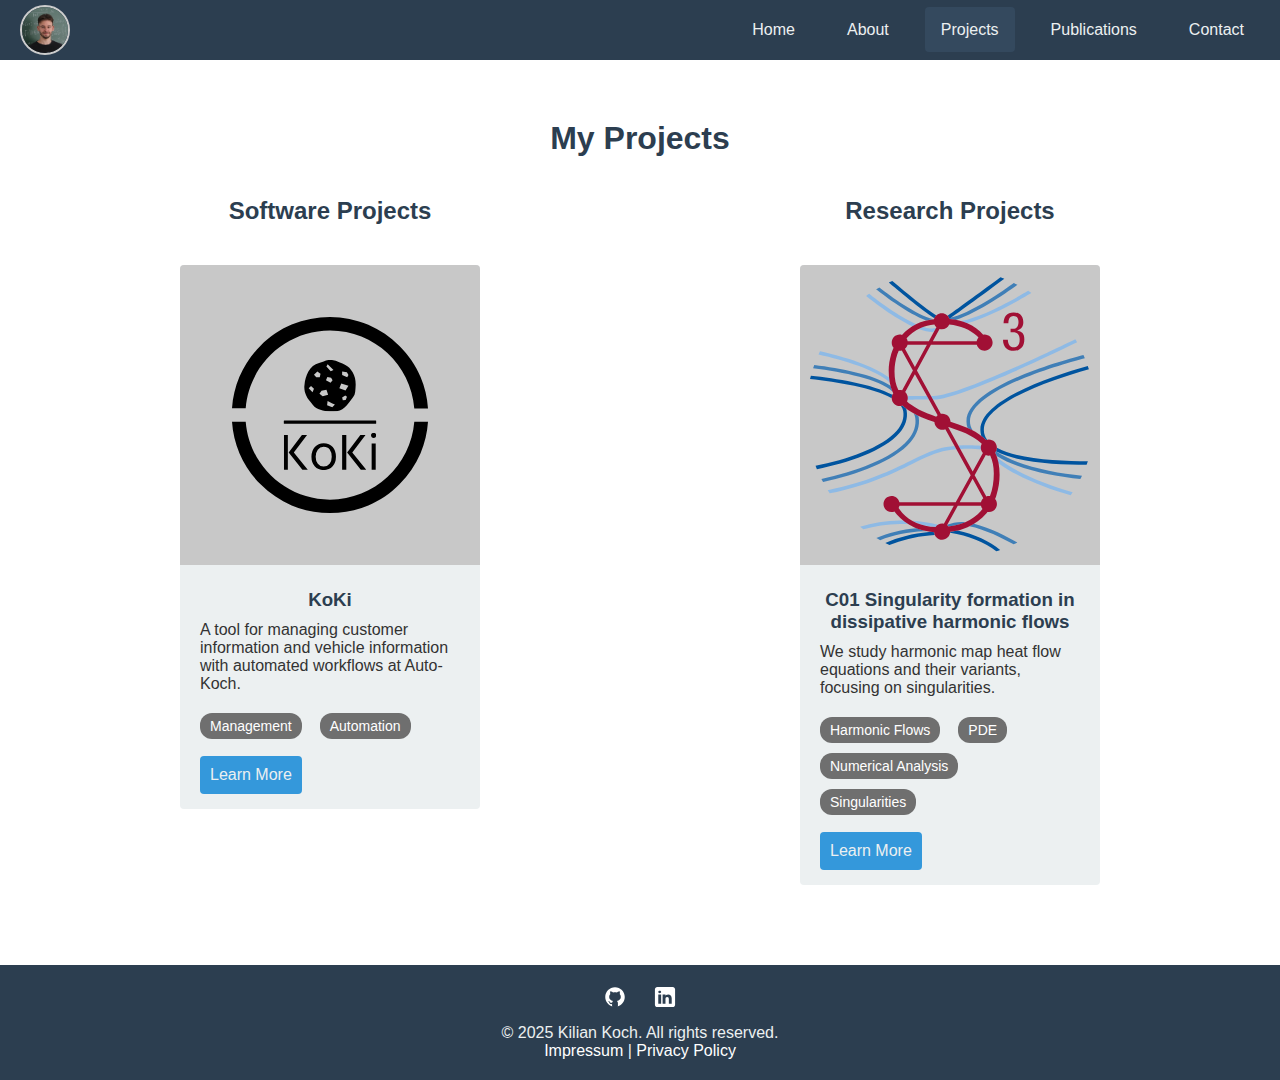
<file: projects.html>
<!DOCTYPE html>
<html lang="en">
  <head>
    <meta charset="UTF-8" />
    <meta name="viewport" content="width=device-width, initial-scale=1.0" />
    <title>Projects | Kilian Koch</title>
    <link rel="stylesheet" href="css/styles.css" />
  </head>

  <body>
    <!-- Navigation Bar -->
    <nav>
      <a href="index" class="logo">
        <img src="/images/me.jpeg" />
      </a>
      <ul class="nav-links">
        <li><a href="index">Home</a></li>
        <li><a href="about">About</a></li>
        <li><a href="projects" class="active">Projects</a></li>
        <li><a href="publications">Publications</a></li>
        <!-- <li><a href="theoremdatabase/login">TheoremDatabase</a></li> -->
        <li><a href="contact">Contact</a></li>
      </ul>
      <div class="burger">
        <div></div>
        <div></div>
        <div></div>
      </div>
    </nav>

    <div class="content">
      <!-- Projects Section -->
      <section id="projects-list">
        <h1>My Projects</h1>
        <div class="projects-grid"></div>
      </section>
    </div>

    <!-- Footer -->
    <footer>
      <div class="social-media">
        <a href="https://github.com/KilianKoch">
          <img
            src="images/githubLogo.svg"
            alt="GitHub Logo"
            class="social-icon"
          />
        </a>
        <a href="https://www.linkedin.com/in/kilian-koch-23166026a/">
          <img
            src="images/linkedinLogo.svg"
            alt="LinkedIn Logo"
            class="social-icon"
          />
        </a>
        <!-- Add more social icons as needed -->
      </div>
      <p>&copy; 2025 Kilian Koch. All rights reserved.</p>
      <p>
        <a href="impressum.html">Impressum</a> |
        <a href="datenschutz.html">Privacy Policy</a>
      </p>
    </footer>

    <script type="module" src="/scripts/main.js"></script>
  </body>
</html>
</file>
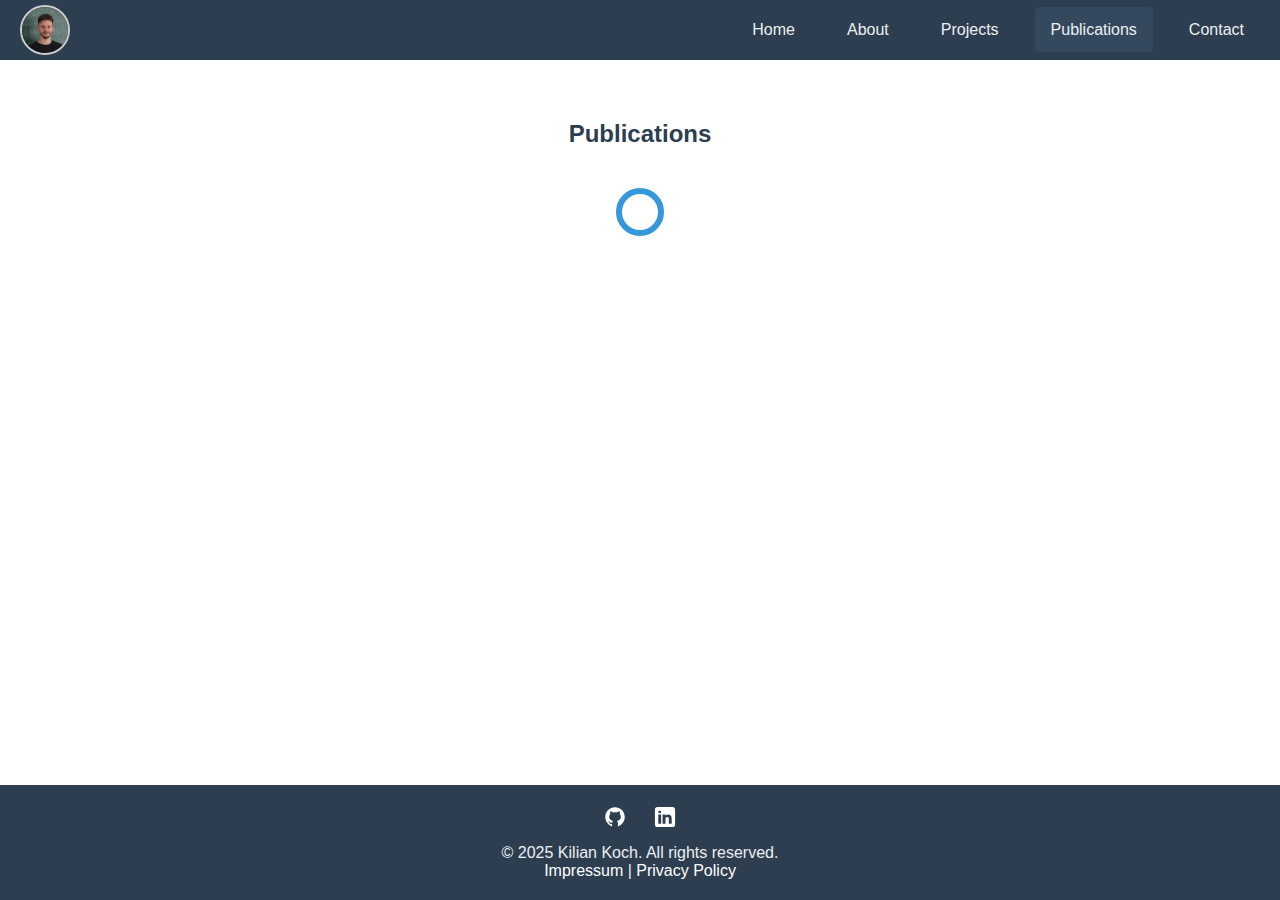
<file: publications.html>
<!DOCTYPE html>
<html lang="en">
  <head>
    <meta charset="UTF-8" />
    <meta name="viewport" content="width=device-width, initial-scale=1.0">
    <title>Publications | Kilian Koch</title>
    <link rel="stylesheet" href="/css/styles.css" />
    <link rel="stylesheet" href="css/publications.css" />
  </head>

  <body>
    <!-- Navigation Bar -->
    <nav>
      <a href="/index" class="logo">
        <img src="/images/me.jpeg" />
      </a>
      <ul class="nav-links">
        <li><a href="/index">Home</a></li>
        <li><a href="/about">About</a></li>
        <li><a href="/projects">Projects</a></li>
        <li><a href="/publications" class="active">Publications</a></li>
        <!-- <li><a href="/theoremdatabase/login">TheoremDatabase</a></li> -->
        <li><a href="/contact">Contact</a></li>
      </ul>
      <div class="burger">
        <div></div>
        <div></div>
        <div></div>
      </div>
    </nav>

    <div class="content">
      <!-- Publications Section -->
      <section id="latest-publications">
        <h2>Publications</h2>
        <div class="publication-list"></div>
      </section>
    </div>

    <!-- Footer -->
    <footer>
        <div class="social-media">
          <a href="https://github.com/KilianKoch">
            <img
              src="images/githubLogo.svg"
              alt="GitHub Logo"
              class="social-icon"
            />
          </a>
          <a href="https://www.linkedin.com/in/kilian-koch-23166026a/">
            <img
              src="images/linkedinLogo.svg"
              alt="LinkedIn Logo"
              class="social-icon"
            />
          </a>
          <!-- Add more social icons as needed -->
        </div>
        <p>&copy; 2025 Kilian Koch. All rights reserved.</p>
        <p>
          <a href="/impressum.html">Impressum</a> |
          <a href="/datenschutz.html">Privacy Policy</a>
        </p>
      </footer>

    <script type="module" src="/scripts/main.js"></script>
    <!-- <script>
      MathJax = {
        tex: {
          inlineMath: [['$', '$'], ['\\(', '\\)']]
        }
      };
      </script>
      <script id="MathJax-script" async
        src="https://cdn.jsdelivr.net/npm/mathjax@3/es5/tex-chtml.js">
      </script> -->
  </body>
</html>
</file>
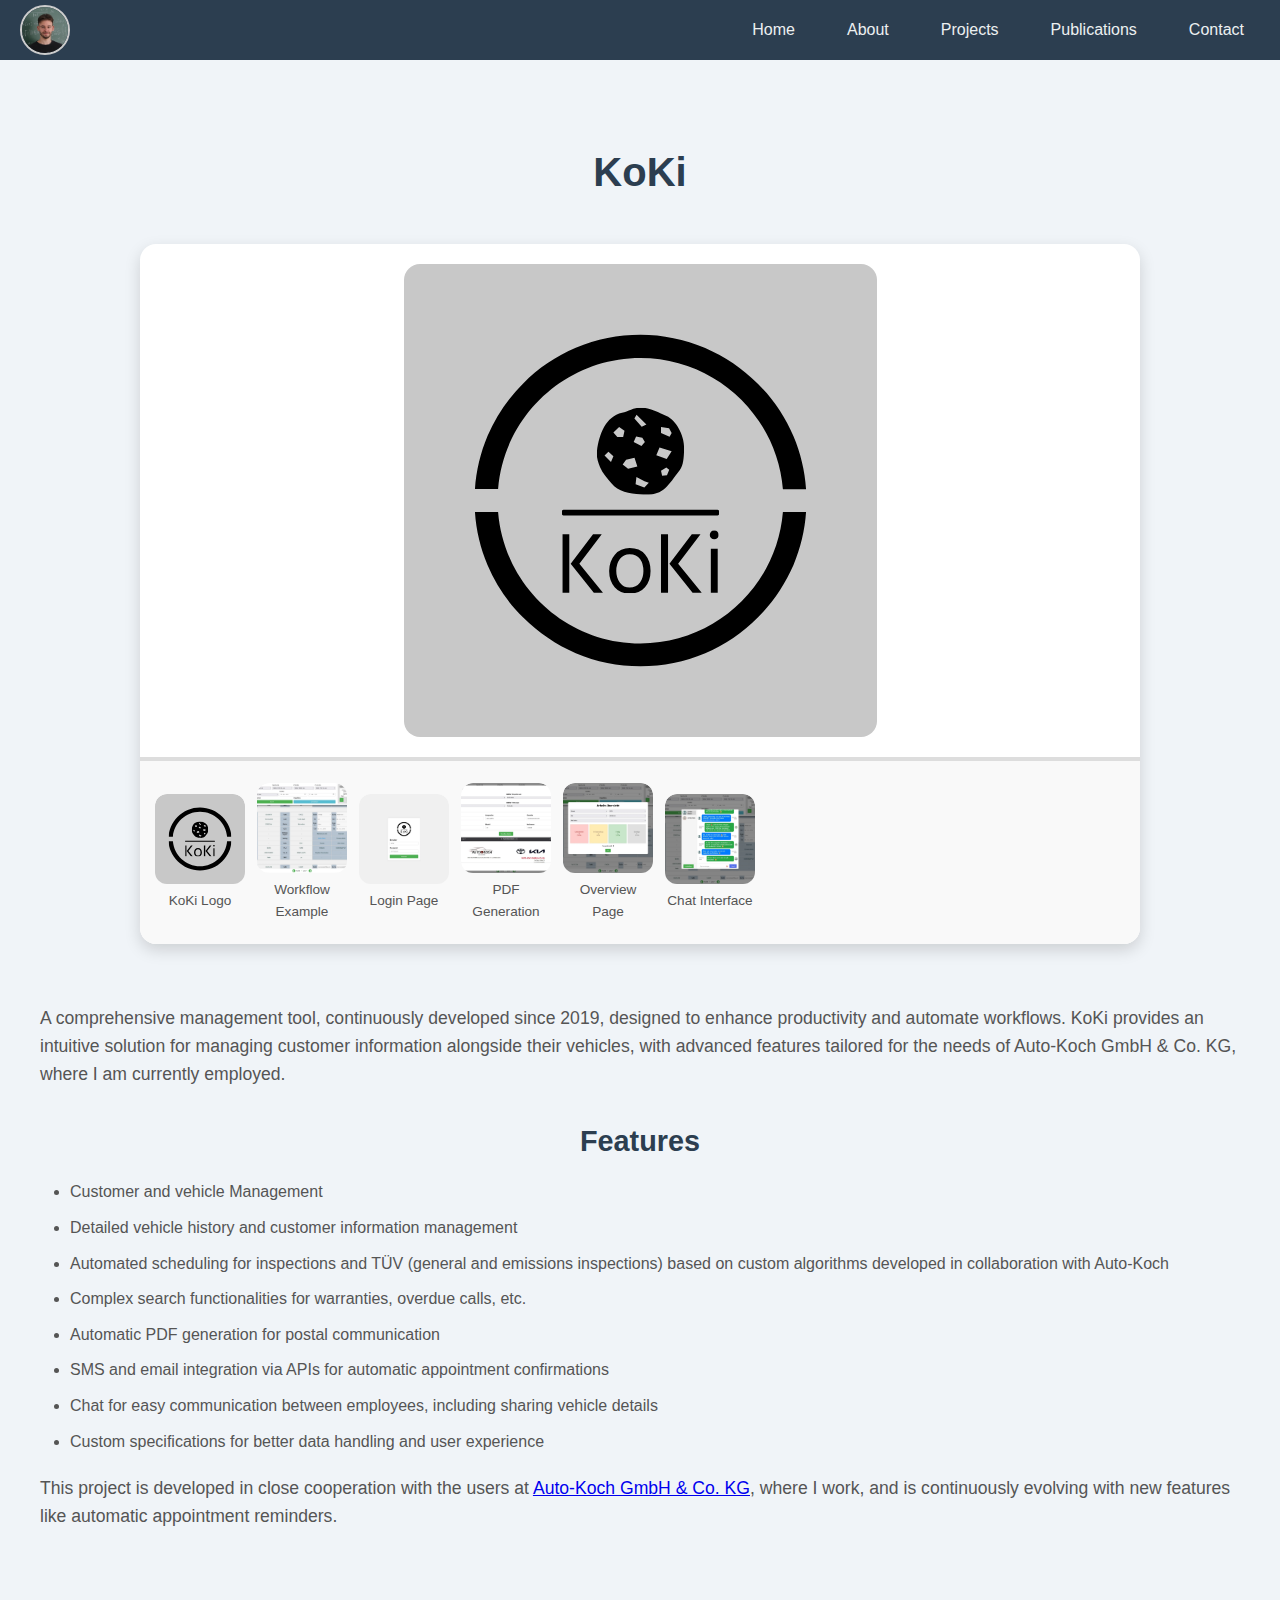
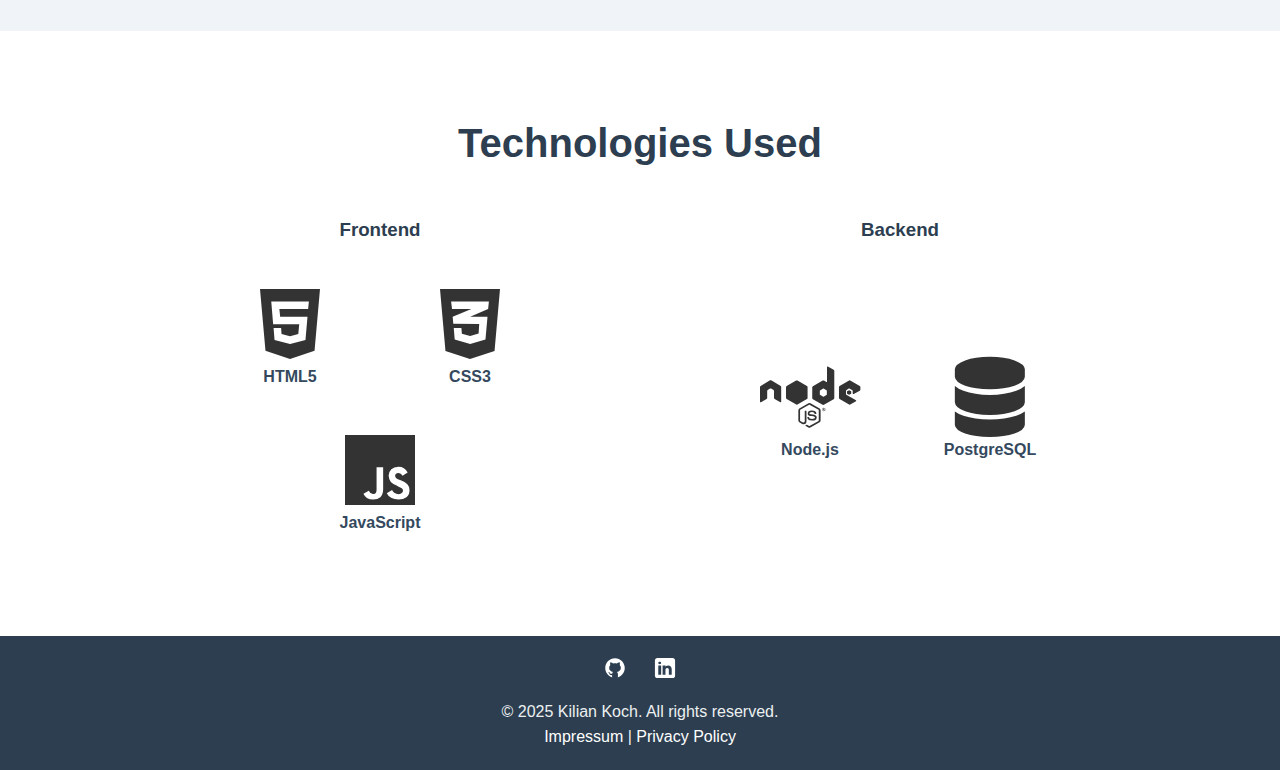
<file: projects/koki.html>
<!DOCTYPE html>
<html lang="en">
  <head>
    <meta charset="UTF-8" />
    <meta name="viewport" content="width=device-width, initial-scale=1.0" />
    <title>KoKi | Kilian Koch</title>
    <link rel="stylesheet" href="/css/styles.css" />
    <link rel="stylesheet" href="/css/projects.css" />
    <link
      rel="stylesheet"
      href="https://cdnjs.cloudflare.com/ajax/libs/font-awesome/6.0.0-beta3/css/all.min.css"
    />
  </head>

  <body>
    <!-- Navigation Bar -->
    <nav>
      <div class="logo">
        <img src="/images/me.jpeg" />
      </div>
      <ul class="nav-links">
        <li><a href="/index">Home</a></li>
        <li><a href="/about">About</a></li>
        <li><a href="/projects">Projects</a></li>
        <li><a href="/publications">Publications</a></li>
        <!-- <li><a href="/theoremdatabase/login">TheoremDatabase</a></li> -->
        <li><a href="/contact">Contact</a></li>
      </ul>
      <div class="burger">
        <div></div>
        <div></div>
        <div></div>
      </div>
    </nav>

    <div class="content">
      <!-- Project Detail Section -->
      <section id="project-detail">
        <h2>KoKi</h2>
        <div class="project-detail-container">
          <div id="project-images"></div>
          <div class="project-detail-content">
            <p>
              A comprehensive management tool, continuously developed
              since 2019, designed to enhance productivity and automate
              workflows. KoKi provides an intuitive solution for managing
              customer information alongside their vehicles, with advanced
              features tailored for the needs of Auto-Koch GmbH & Co. KG, where
              I am currently employed.
            </p>

            <h3>Features</h3>
            <ul>
              <li>Customer and vehicle Management</li>
              <li>
                Detailed vehicle history and customer information management
              </li>
              <li>
                Automated scheduling for inspections and TÜV (general and
                emissions inspections) based on custom algorithms developed in
                collaboration with Auto-Koch
              </li>
              <li>
                Complex search functionalities for warranties, overdue calls,
                etc.
              </li>
              <li>Automatic PDF generation for postal communication</li>
              <li>
                SMS and email integration via APIs for automatic appointment
                confirmations
              </li>
              <li>
                Chat for easy communication between employees, including sharing
                vehicle details
              </li>
              <li>
                Custom specifications for better data handling and user
                experience
              </li>
            </ul>

            <p>
              This project is developed in close cooperation with the users at
              <a href="https://www.auto-koch.com/" target="_blank"
                >Auto-Koch GmbH & Co. KG</a
              >, where I work, and is continuously evolving with new features
              like automatic appointment reminders.
            </p>
          </div>
        </div>
      </section>

      <!-- Technologies Used -->
      <section id="technologies">
        <h2>Technologies Used</h2>
        <div class="technologies-container">
          <div class="frontend-section">
            <h3>Frontend</h3>
            <div class="tech-item">
              <i class="fab fa-html5"></i>
              <p>HTML5</p>
            </div>
            <div class="tech-item">
              <i class="fab fa-css3-alt"></i>
              <p>CSS3</p>
            </div>
            <div class="tech-item">
              <i class="fab fa-js"></i>
              <p>JavaScript</p>
            </div>
          </div>

          <div class="backend-section">
            <h3>Backend</h3>
            <div class="tech-item">
              <i class="fab fa-node"></i>
              <p>Node.js</p>
            </div>
            <div class="tech-item">
              <i class="fas fa-database"></i>
              <p>PostgreSQL</p>
            </div>
          </div>
        </div>
      </section>

      <!-- Project Gallery -->
      <!-- <section id="gallery">
        <h2>Gallery(currently only example pictures)</h2>
        <div class="gallery-container">
           Galerie wird hier dynamisch eingefügt
        </div>
      </section> -->
    </div>

    <!-- Footer -->
    <footer>
      <div class="social-media">
        <a href="https://github.com/KilianKoch">
          <img
            src="/images/githubLogo.svg"
            alt="GitHub Logo"
            class="social-icon"
          />
        </a>
        <a href="https://www.linkedin.com/in/kilian-koch-23166026a/">
          <img
            src="/images/linkedinLogo.svg"
            alt="LinkedIn Logo"
            class="social-icon"
          />
        </a>
        <!-- Add more social icons as needed -->
      </div>
      <p>&copy; 2025 Kilian Koch. All rights reserved.</p>
      <p>
        <a href="/impressum">Impressum</a> |
        <a href="/datenschutz">Privacy Policy</a>
      </p>
    </footer>

    <!-- JavaScript-Modules -->
    <script type="module" src="/scripts/main.js"></script>
  </body>
</html>
</file>
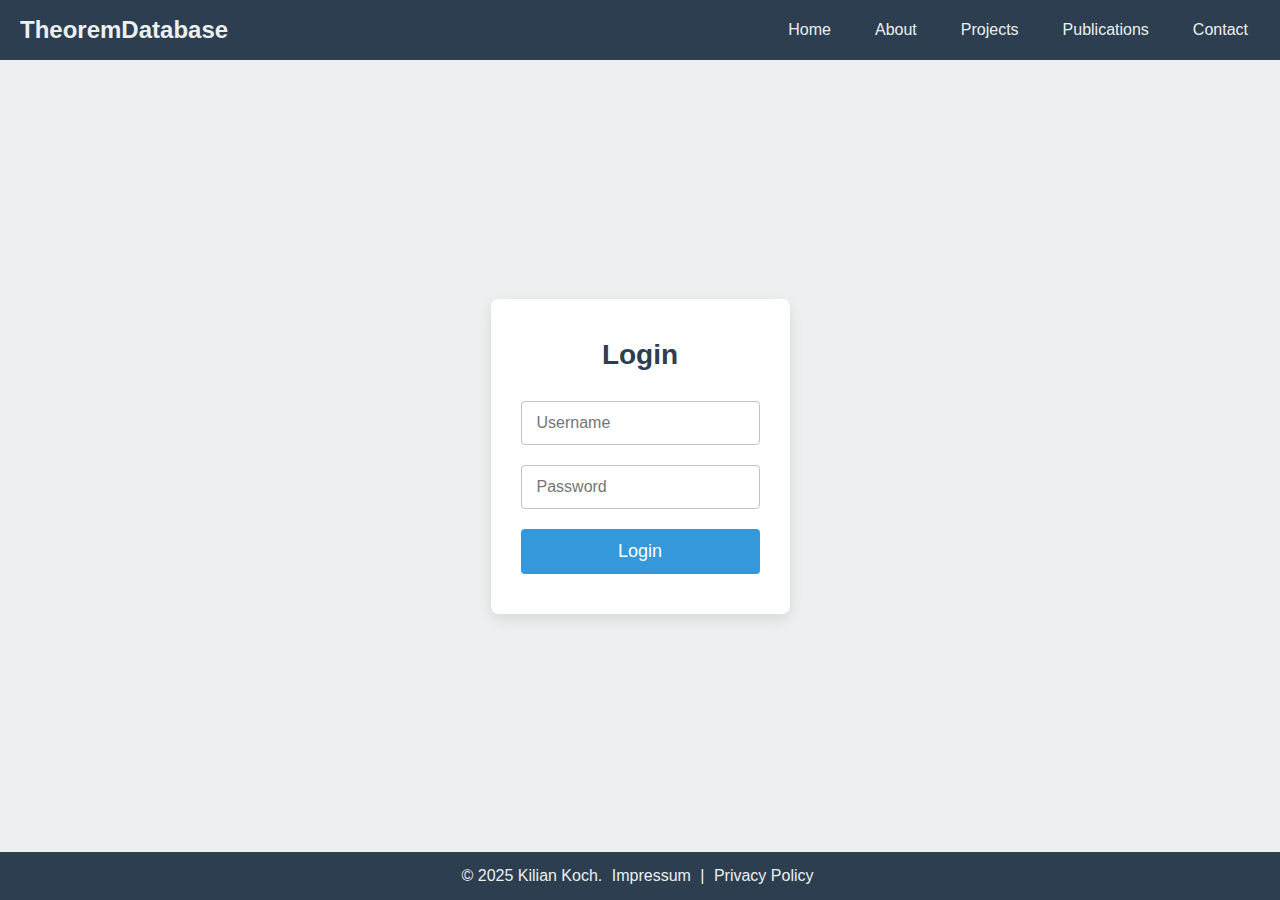
<file: theoremdatabase/login.html>
<!DOCTYPE html>
<html lang="en">

<head>
    <meta charset="UTF-8" />
    <meta name="viewport" content="width=device-width, initial-scale=1.0" />
    <title>TheoremDatabase Login</title>
    <link rel="stylesheet" href="/css/styles.css" />
    <link rel="stylesheet" href="/css/login.css" />
</head>

<body>
    <!-- Vereinfachte Navigation -->
    <nav class="minimal-nav">
        <a href="/theoremdatabase/login" class="logoTheorem">TheoremDatabase</a>
        <ul class="nav-links">
            <li><a href="/index">Home</a></li>
            <li><a href="/about">About</a></li>
            <li><a href="/projects">Projects</a></li>
            <li><a href="/publications">Publications</a></li>
            <li><a href="/contact">Contact</a></li>
        </ul>   
        <!-- Burger-Menü für mobile Geräte -->
        <div class="burger">
            <div></div>
            <div></div>
            <div></div>
        </div>
    </nav>

    <div class="content login-page">
        <!-- Login Formular -->
        <section id="login-section">
            <div class="login-box">
                <div class="login-content">
                    <h1>Login</h1>
                    <form action="/404" method="post">
                        <div class="form-group">
                            <input type="text" id="username" name="username" required placeholder="Username" />
                        </div>
                        <div class="form-group">
                            <input type="password" id="password" name="password" required placeholder="Password" />
                        </div>
                        <button type="submit" class="btn login-btn">Login</button>
                    </form>
                </div>
            </div>
        </section>
    </div>

    <!-- Vereinfachter Footer -->
    <footer class="minimal-footer">
        <p>
            &copy; 2025 Kilian Koch.
            <a href="/impressum.html">Impressum</a> |
            <a href="/datenschutz.html">Privacy Policy</a>
        </p>
    </footer>

    <script type="module" src="/scripts/main.js"></script>
</body>

</html>
</file>
<file: css/publications.css>
.publication-list {
    list-style: none;
    padding: 0;
    margin: 0;
}

.publication-item {
    margin-bottom: 24px;
    padding: 16px;
    border: 1px solid #e0e0e0;
    border-radius: 10px;
    background-color: #fff;
    box-shadow: 0 1px 3px rgba(0, 0, 0, 0.05);
    transition: box-shadow 0.2s ease;
}

.publication-item:hover {
    box-shadow: 0 2px 6px rgba(0, 0, 0, 0.1);
}

.publication-title {
    font-size: 1.2rem;
    font-weight: bold;
    margin-bottom: 6px;
}

.publication-info {
    color: #666;
    font-size: 0.95em;
}

.publication-badge {
    background-color: #ffffff;
    padding: 2px 6px;
    border-radius: 6px;
    font-size: 0.75em;
    margin-left: 6px;
    text-transform: uppercase;
}

.publication-authors {
    margin-top: 6px;
    font-size: 0.95em;
}

.publication-authors strong {
    color: #107c10;
}

.abstract-toggle {
    margin-top: 10px;
    padding: 5px 10px;
    border: 1px solid #ccc;
    background: transparent;
    border-radius: 6px;
    font-size: 0.85em;
    cursor: pointer;
}

.publication-abstract {
    margin-top: 8px;
    display: none;
    color: #333;
    line-height: 1.4;
    font-size: 0.95em;
}

.publication-link {
    margin-top: 12px;
    display: inline-block;
    background-color: #28a745;
    color: white;
    padding: 6px 12px;
    text-decoration: none;
    border-radius: 6px;
    font-weight: bold;
    font-size: 0.9em;
    transition: background-color 0.2s ease;
}

.publication-link:hover {
    background-color: #218838;
}

.publication-actions {
    display: flex;
    justify-content: space-between;
    align-items: center;
    flex-wrap: wrap;
    gap: 10px;
}

.publication-link {
    background-color: #28a745;
    color: white;
    padding: 8px 16px;
    text-decoration: none;
    border-radius: 6px;
    font-weight: bold;
    font-size: 0.9em;
    transition: background-color 0.2s ease;
}

.publication-link:hover {
    background-color: #218838;
}

.abstract-toggle {
    padding: 4px 10px;
    font-size: 0.75em;
    border: 1px solid #ccc;
    background: transparent;
    border-radius: 6px;
    cursor: pointer;
}

.publication-abstract {
    margin-top: 12px;
    color: #333;
    line-height: 1.45;
    font-size: 0.95em;
    display: none;
    background: white;
    padding: 5px;
    box-sizing: border-box;
    border-radius: 10px;
}
</file>
<file: css/projects.css>
/* Base Styles */
body {
  color: #333;
  line-height: 1.6;
}

/* Project Detail Section */
#project-detail {
  padding: 80px 20px;
  background-color: #f0f4f8;
}

#project-detail h2 {
  text-align: center;
  margin-bottom: 40px;
  font-size: 2.5rem;
  color: #2c3e50;
}

.project-detail-container {
  display: flex;
  flex-wrap: wrap;
  align-items: flex-start;
  gap: 60px;
  max-width: 1200px;
  margin: 0 auto;
  justify-content: center;
}

.project-detail-image {
  flex: 1 1 300px;
  max-width: 400px;
  width: 100%;
  border-radius: 10px;
  box-shadow: 0 6px 20px rgba(0, 0, 0, 0.1);
  transition: transform 0.3s ease, box-shadow 0.3s ease;
}

.project-detail-image:hover {
  transform: scale(1.05);
  box-shadow: 0 10px 25px rgba(0, 0, 0, 0.15);
}

.project-detail-content {
  flex: 2 1 500px;
}

.project-detail-content p {
  margin-bottom: 20px;
  font-size: 1.1rem;
  color: #555;
}

.project-detail-content h3 {
  margin-top: 30px;
  margin-bottom: 15px;
  font-size: 1.8rem;
  color: #2c3e50;
}

.project-detail-content ul {
  list-style-type: disc;
  margin-left: 30px;
  margin-bottom: 20px;
}

.project-detail-content ul li {
  margin-bottom: 10px;
  font-size: 1rem;
  color: #555;
}

/* Technologies Used Section */
#technologies {
  padding: 80px 20px;
  background-color: #ffffff;
}

#technologies h2 {
  text-align: center;
  margin-bottom: 40px;
  font-size: 2.5rem;
  color: #2c3e50;
}

.technologies-container {
  display: flex;
  justify-content: space-around;
  flex-wrap: wrap;
  gap: 40px;
  max-width: 1000px;
  margin: 0 auto;
}

.frontend-section, .backend-section {
  width: 45%;
  margin-bottom: 20px;
  gap: 40px;
  display: flex;
  flex-wrap: wrap;
  justify-content: center;
}

.frontend-section h3, .backend-section h3{
  width: 100%;
  margin-bottom: 0;
}

/* Responsive: Stack sections on smaller screens */
@media (max-width: 768px) {
  .frontend-section, .backend-section {
    width: 100%;
  }
}


.tech-item {
  display: flex;
  flex-direction: column;
  align-items: center;
  width: 140px;
  font-size: 5em;
  transition: transform 0.3s ease, box-shadow 0.3s ease;
}

.tech-item:hover {
  transform: translateY(-5px);
}

.tech-item img {
  width: 80px;
  height: 80px;
  margin-bottom: 15px;
}

.tech-item p {
  text-align: center;
  font-weight: bold;
  color: #34495e;
  font-size: 1rem;
}

/* Gallery Section */
#gallery {
  padding: 80px 20px;
  background-color: #f0f4f8;
}

#gallery h2 {
  text-align: center;
  margin-bottom: 40px;
  font-size: 2.5rem;
  color: #2c3e50;
}

.gallery-container {
  display: grid;
  grid-template-columns: repeat(auto-fit, minmax(250px, 1fr));
  gap: 25px;
  max-width: 1200px;
  margin: 0 auto;
}

.gallery-item {
  position: relative; /* Für Titel-Overlay */
}

.gallery-item img {
  width: 100%;
  height: auto;
  border-radius: 8px;
  box-shadow: 0 4px 16px rgba(0, 0, 0, 0.1);
  transition: transform 0.3s ease, box-shadow 0.3s ease;
}

.gallery-item img:hover {
  transform: scale(1.05);
  box-shadow: 0 6px 20px rgba(0, 0, 0, 0.15);
}

/* Titel-Overlay auf Bildern */
.title-overlay {
  position: static; /* Unter dem Bild */
  background: none; /* Kein Hintergrund */
  color: #2c3e50; /* Textfarbe */
  text-align: center;
  padding: 10px 0;
  font-size: 1rem;
  opacity: 1; /* Immer sichtbar */
  border-radius: 0;
}

.gallery-item img {
  margin-bottom: 5px; /* Abstand zwischen Bild und Titel */
}

.gallery-item:hover .title-overlay {
  opacity: 1; /* Keine Änderung beim Hover */
}

/* Lightbox Styles */
#lightbox {
  display: none;
  position: fixed;
  z-index: 1000;
  padding-top: 20px; /* Weniger Padding oben */
  left: 0;
  top: 0;
  width: 100%;
  height: 100%;
  overflow: auto;
  background-color: rgba(0, 0, 0, 0.9);
  flex-direction: column; /* Elemente vertikal anordnen */
  align-items: center;
  justify-content: center;
}

#lightbox .lightbox-image {
  max-width: 90%;
  max-height: 60vh; /* Begrenze die Höhe auf 60% der Viewport-Höhe */
  animation: zoomIn 0.5s;
  border-radius: 8px;
}

#lightbox .close {
  position: absolute;
  top: 20px;
  right: 35px;
  color: #fff;
  font-size: 40px;
  font-weight: bold;
  cursor: pointer;
}

#lightbox .lightbox-navigation {
  position: static; /* Unter dem Bild */
  margin-top: 20px;
  display: flex;
  justify-content: center;
  gap: 70px;
}

#lightbox .prev,
#lightbox .next {
  cursor: pointer;
  color: #fff;
  font-size: 40px; /* Verkleinert von 60px */
  padding: 10px;
  user-select: none;
}

#lightbox .lightbox-indicator {
  position: static;
  margin-top: -53px;
  color: #fff;
  font-size: 1rem;
}

#lightbox .lightbox-title {
  position: static; /* Unter den Navigationspfeilen und Zähler */
  margin-top: 40px;
  font-size: 2rem;
  color: #fff;
  text-align: center;
  width: 100%;
}

/* Lightbox Animation */
@keyframes zoomIn {
  from {
    transform: scale(0.7);
  }
  to {
    transform: scale(1);
  }
}

/* Testimonials Section */
#testimonials {
  padding: 80px 20px;
  background-color: #ffffff;
}

#testimonials h2 {
  text-align: center;
  margin-bottom: 40px;
  font-size: 2.5rem;
  color: #2c3e50;
}

.testimonials-container {
  display: flex;
  flex-direction: column;
  gap: 40px;
  max-width: 800px;
  margin: 0 auto;
}

.testimonial-item {
  background-color: #ecf0f1;
  padding: 20px 25px; /* Angepasst für mobile Ansicht */
  border-left: 5px solid #3498db;
  border-radius: 4px;
  position: relative;
  font-style: italic;
  box-shadow: 0 6px 20px rgba(0, 0, 0, 0.05);
  transition: transform 0.3s ease, box-shadow 0.3s ease;
}

.testimonial-item:hover {
  transform: translateY(-5px);
  box-shadow: 0 10px 25px rgba(0, 0, 0, 0.1);
}

.testimonial-item::before {
  content: open-quote;
  font-size: 3rem; /* Verkleinert von 4rem */
  color: #3498db;
  position: absolute;
  top: -10px;
  left: 15px;
}

.testimonial-item p {
  margin-bottom: 20px;
  font-size: 1.1rem;
  color: #555;
}

.testimonial-item h4 {
  margin-top: 15px;
  text-align: right;
  font-style: normal;
  color: #2c3e50;
  font-weight: bold;
  font-size: 0.9rem; /* Verkleinert von 1rem */
}

/* Project Not Found Section */
#project-not-found {
  padding: 80px 20px;
  background-color: #f0f4f8;
  display: flex;
  justify-content: center;
  align-items: center;
  flex-direction: column;
}

.project-not-found-container {
  background-color: #ffffff;
  padding: 30px 20px; /* Angepasst für mobile Ansicht */
  border-radius: 10px;
  box-shadow: 0 6px 20px rgba(0, 0, 0, 0.1);
  text-align: center;
  max-width: 600px;
  transition: transform 0.3s ease, box-shadow 0.3s ease;
}

.project-not-found-container:hover {
  transform: translateY(-5px);
  box-shadow: 0 10px 25px rgba(0, 0, 0, 0.15);
}

.project-not-found-container p {
  font-size: 1.1rem; /* Verkleinert von 1.3rem */
  color: #555555;
  margin-bottom: 30px;
}

.project-not-found-container .btn {
  background-color: #3498db;
  color: #ffffff;
  padding: 10px 20px; /* Angepasst für mobile Ansicht */
  text-decoration: none;
  border-radius: 4px;
  font-size: 0.9rem; /* Verkleinert von 1rem */
  transition: background-color 0.3s ease, transform 0.3s ease;
}

.project-not-found-container .btn:hover {
  background-color: #2980b9;
  transform: scale(1.05);
}

/* Main container for the gallery */
#project-images {
  width: 1000px; /* Slightly wider for more breathing room */
  height: 700px; /* Increased height */
  background-color: #fff;
  border-radius: 16px;
  box-shadow: 0 6px 16px rgba(0, 0, 0, 0.15);
  overflow: hidden;
  display: flex;
  flex-direction: column;
}

/* Main image wrapper styling */
.main-image-wrapper {
  position: relative;
  flex: 1; /* Takes up remaining space above thumbnails */
  display: flex;
  align-items: center;
  justify-content: center;
  overflow: hidden;
  border-bottom: 2px solid #ddd;
  padding: 20px;
  transition: background-color 0.3s ease;
}

/* Main image styling */
.main-image {
  max-width: 100%;
  max-height: 100%;
  object-fit: contain;
  border-radius: 16px;
  transition: transform 0.3s ease, box-shadow 0.3s ease;
}

/* Scale up the main image slightly on hover */
.main-image-wrapper:hover .main-image {
  transform: scale(1.02);
  box-shadow: 0 8px 20px rgba(0, 0, 0, 0.2);
}

/* Banner styling (title & description overlay) */
.banner {
  position: absolute;
  bottom: 0;
  width: 100%;
  background: rgba(0, 0, 0, 0.7);
  color: white;
  padding: 15px 20px;
  text-align: left;
  box-sizing: border-box;
  opacity: 0;
  transition: opacity 0.4s ease;
}

/* Make the banner appear on hover */
.main-image-wrapper:hover .banner {
  opacity: 1;
}

.banner h3 {
  margin: 0 0 5px;
  text-align: left;
  color: white;
  font-size: 1.3rem;
}

.banner p {
  margin: 0;
  color: white;
  font-size: 0.95rem;
}

/* Thumbnail container below the main image */
.thumbnail-container {
  height: 185px; /* Slightly taller to accommodate bigger thumbnails and text */
  display: flex;
  align-items: center;
  gap: 12px;
  overflow-x: auto;
  padding: 15px;
  scrollbar-width: thin;
  scrollbar-color: #007BFF #f4f4f9;
  background: #f9f9f9;
  border-top: 2px solid #ddd;
}

/* WebKit scrollbar customizations */
.thumbnail-container::-webkit-scrollbar {
  height: 8px;
}

.thumbnail-container::-webkit-scrollbar-track {
  background: #f4f4f9;
  border-radius: 4px;
}

.thumbnail-container::-webkit-scrollbar-thumb {
  background: #007BFF;
  border-radius: 4px;
}

/* Thumbnail styling */
.thumbnail {
  flex: 0 0 auto;
  display: flex;
  flex-direction: column;
  align-items: center;
  justify-content: center;
  gap: 6px; /* Space between image and title */
  cursor: pointer;
  transition: transform 0.2s ease, box-shadow 0.2s ease;
  width: 90px; /* Slightly bigger than original */
  overflow: hidden;
  border-radius: 12px;
}

/* Thumbnail image styling */
.thumbnail img {
  width: 90px;
  height: 90px;
  object-fit: cover;
  border-radius: 12px 12px 12px 12px;
  transition: transform 0.2s ease, border-radius 0.2s ease;
  user-select: none;
}

.thumbnail p {
  font-size: 0.85rem;
  color: #555;
  text-align: center;
  margin: 0;
}

/* Hover effect for thumbnails */
.thumbnail:hover {
  transform: translateY(-3px) scale(1.05);
  box-shadow: 0 6px 12px rgba(0, 0, 0, 0.15);
}

.thumbnail:hover > img {
  border-radius: 12px 12px 0 0;
}
</file>
<file: css/login.css>
/* Neues CSS für die minimalistische Navigation und Footer */

.minimal-nav {
    display: flex;
    justify-content: space-between;
    align-items: center;
    padding: 15px 20px;
    background-color: #2c3e50;
}

.minimal-nav .logoTheorem {
    color: #ecf0f1;
    font-size: 24px;
    font-weight: bold;
    text-decoration: none;
}

.minimal-nav .nav-links {
    list-style: none;
    display: flex;
    margin: 0;
}

.minimal-nav .nav-links li {
    margin-left: 20px;
}

.minimal-nav .nav-links a {
    color: #ecf0f1;
    text-decoration: none;
    padding: 8px 12px;
    transition: background-color 0.3s ease;
}

.minimal-nav .nav-links a:hover {
    background-color: #34495e;
}

.minimal-footer {
    background-color: #2c3e50;
    color: #ecf0f1;
    text-align: center;
    padding: 15px 0;
}

.minimal-footer a {
    color: #ecf0f1;
    text-decoration: none;
    margin: 0 5px;
}

.minimal-footer a:hover {
    text-decoration: underline;
}

/* Neues CSS für die Login-Seite */

.login-page {
    display: flex;
    align-items: center;
    justify-content: center;
    min-height: calc(100vh - 120px); /* Gesamthöhe abzüglich Header und Footer */
    background-color: #ecf0f1;
}

.login-box {
    background-color: #fff;
    padding: 40px 30px;
    border-radius: 8px;
    box-shadow: 0 5px 15px rgba(0,0,0,0.1);
    max-width: 400px;
    width: 100%;
}

.login-content h1 {
    text-align: center;
    margin-bottom: 30px;
    font-size: 28px;
    color: #2c3e50;
}

.form-group {
    margin-bottom: 20px;
}

.form-group input {
    width: 100%;
    padding: 12px 15px;
    font-size: 16px;
    border: 1px solid #bdc3c7;
    border-radius: 4px;
}

.form-group input:focus {
    border-color: #3498db;
    outline: none;
}

.login-btn {
    width: 100%;
    padding: 12px;
    background-color: #3498db;
    color: #fff;
    font-size: 18px;
    border: none;
    border-radius: 4px;
    cursor: pointer;
    transition: background-color 0.3s ease;
}

.login-btn:hover {
    background-color: #2980b9;
}
</file>
<file: css/styles.css>
/* Reset Styles */
* {
  margin: 0;
  padding: 0;
  box-sizing: border-box;
}

/* Body and Fonts */
body {
  display: flex;
  flex-direction: column;
  min-height: 100vh;
  /* Ensures the body takes at least the full viewport height */
  font-family: "Segoe UI", Tahoma, Geneva, Verdana, sans-serif;
  color: #333;
}

/* Content Wrapper */
.content {
  flex: 1;
  /* Allows the content to grow and push the footer down */
}

.contact-page{
  display: grid;
  place-items: center;
}

/* Navigation Bar */
nav {
  display: flex;
  justify-content: space-between;
  align-items: center;
  background-color: #2c3e50;
  padding: 0 20px;
  height: 60px;
  position: fixed;
  z-index: 1;
  width: 100%;
}

nav .logo {
  width: 50px;
  height: 50px;
  border-radius: 50%;
  border: 2px solid #ccc;
  overflow: hidden;
}

.logo img {
  width: 100%;
  height: 100%;
  object-fit: cover;
}

nav .nav-links {
  list-style: none;
  display: flex;
  align-items: center;
}

nav .nav-links li {
  margin-left: 20px;
}

nav .nav-links a {
  color: #ecf0f1;
  text-decoration: none;
  padding: 14px 16px;
  transition: background-color 0.3s ease;
  border-radius: 4px;
}

nav .nav-links a:hover,
nav .nav-links a.active {
  background-color: #34495e;
  border-radius: 4px;
}

/* Hamburger Menu */
nav .burger {
  display: none;
  flex-direction: column;
  cursor: pointer;
}

nav .burger div {
  width: 25px;
  height: 3px;
  background-color: #ecf0f1;
  margin: 4px;
  transition: all 0.3s ease;
}

/* Toggle Animation for Burger */
nav .burger.toggle div:nth-child(1) {
  transform-origin: 50% 50%;
  transform: translate(0, 350%) rotate(-45deg);
}

nav .burger.toggle div:nth-child(2) {
  opacity: 0;
}

nav .burger.toggle div:nth-child(3) {
  transform-origin: 50% 50%;
  transform: translate(0, -350%) rotate(45deg);
}

/* Responsive Navigation */
@media screen and (max-width: 768px) {
  nav {
    z-index: 1;
    position: fixed;
    width: 100%;
  }

  nav .nav-links {
    position: absolute;
    right: 0;
    height: 100vh;
    top: 60px;
    background-color: #2c3e50d1;
    flex-direction: column;
    width: 100%;
    align-items: center;
    justify-content: start;
    transform: translateX(100%);
    transition: transform 0.5s ease-in;
  }

  nav .nav-links.nav-active {
    transform: translateX(0);
  }

  nav .nav-links a.active {
    background-color: #9aa5b0a1;
    font-weight: bold;
    border-radius: 20px;
  }

  nav .nav-links a {
    height: 100%;
    display: grid;
    place-items: center;
    font-weight: bold;
    border-radius: 20px;
    width: 80%;
    font-size: 2em;
  }

  nav .nav-links a:hover {
    border-radius: 20px;
    background-color: #9aa5b0a1;
    font-weight: bold;
  }

  nav .nav-links li {
    opacity: 0;
    width: 100%;
    text-align: center;
    height: 75px;
    margin: 10px;
    display: flex;
    justify-content: center;
    align-items: center;
  }

  nav .nav-links.nav-active li {
    opacity: 1;
    transition: opacity 0.5s ease-in;
  }

  nav .burger {
    display: flex;
  }

  body > div:nth-child(2) {
    margin-top: 0px;
  }
}

body > div:nth-child(2) {
  margin-top: 60px;
}

/* Hero Section */
#hero {
  background-image: url("../images/hero.webp");
  background-size: cover;
  background-position: center;
  background-attachment: fixed;
  height: 80vh;
  position: relative;
  min-height: 500px;
}

#hero::before {
  content: "";
  position: absolute;
  top: 0;
  left: 0;
  right: 0;
  bottom: 0;
  background-color: rgba(44, 62, 80, 0.7);
}

#hero .hero-content {
  position: absolute;
  top: 50%;
  left: 50%;
  transform: translate(-50%, -50%);
  color: #ecf0f1;
  text-align: center;
}

#hero .hero-content h1 {
  font-size: 48px;
  margin-bottom: 20px;
  color: white;
}

#hero .hero-content p {
  font-size: 24px;
  margin-bottom: 30px;
}

#hero .hero-content .btn {
  padding: 12px 24px;
  background-color: #e74c3c;
  color: #ecf0f1;
  text-decoration: none;
  border-radius: 4px;
}

#hero .hero-content .btn:hover {
  background-color: #c0392b;
}

.me-pic {
  width: 150px;
  /* Adjust the size as needed */
  height: 150px;
  /* Adjust the size as needed */
  border-radius: 50%;
  /* Makes the div round */
  overflow: hidden;
  /* Ensures the image stays within the round div */
  border: 5px solid #ccc;
  /* Adds a border around the image */
  margin: 0 auto;
  /* Centers the div horizontally */
}

.me-pic img {
  width: 100%;
  height: 100%;
  object-fit: cover;
  /* Ensures the image covers the entire div without distortion */
}

/* Section Titles */
section h1,
section h2,
section h3 {
  text-align: center;
  margin-bottom: 40px;
  color: #2c3e50;
}

/* Featured Projects */
#featured-projects {
  padding: 60px 20px;
}

.project-cards {
  display: flex;
  justify-content: space-around;
  flex-wrap: wrap;
}

.card {
  background-color: #ecf0f1;
  border-radius: 4px;
  overflow: hidden;
  margin: 20px;
  width: 300px;
  position: relative;
}

.card img {
  width: 300px;
  height: 300px;
  box-sizing: border-box;
  padding: 10px;
  background-color: #c8c8c8;
}

.card-content {
  padding: 20px;
  padding-bottom: 40px;
  position: relative;
  height: calc(100% - 300px);
}

.card-content h3 {
  margin-bottom: 10px;
}

.card-content p {
  margin-bottom: 20px;
}

.card-content .btn {
  background-color: #3498db;
  color: #ecf0f1;
  padding: 10px;
  text-decoration: none;
  border-radius: 4px;
  position: absolute;
  bottom: 15px;
}

.card-content .btn:hover {
  background-color: #2980b9;
}

/* Publications List */
#latest-publications {
  padding: 60px 20px;
}

#latest-publications ul {
  list-style: none;
  display: flex;
  justify-content: center;
}

#latest-publications li {
  background-color: #ecf0f1;
  padding: 20px 20px 20px 20px;
  margin: 10px 0;
  border-radius: 4px;
  list-style: none;
  max-width: 1200px;
  width: 100%;
}

#latest-publications .btn {
  position: absolute;
  margin-top: 10px;
  background-color: #27ae60;
  color: #ecf0f1;
  padding: 10px;
  text-decoration: none;
  border-radius: 4px;
}

#latest-publications .btn:hover {
  background-color: #1e8449;
}

/* About Me */
.skill-box {
  width: 600px;
}

#about-me {
  padding: 60px 20px;
  display: flex;
  align-items: center;
  justify-content: center;
}

#about-me .about-content {
  display: flex;
  flex-wrap: nowrap;
  align-items: center;
}

#about-me img {
  width: 300px;
  border-radius: 50%;
  margin-right: 40px;
}

#about-me .text-content {
  max-width: 600px;
}

/* Skills */
#skills {
  padding: 60px 20px;
  background-color: #ecf0f1;
  display: flex;
  justify-content: space-around;
  flex-wrap: wrap;
}

.skill-bars {
  max-width: 600px;
  margin: 0 auto;
}

.skill {
  margin-bottom: 20px;
}

.skill p {
  margin-bottom: 5px;
}

.progress-bar {
  background-color: #bdc3c7;
  border-radius: 4px;
  overflow: hidden;
}

.progress-bar span {
  display: block;
  height: 20px;
  background-color: #3498db;
}

/* Projects List */
#projects-list {
  padding: 60px 20px;
}

.projects-grid {
  display: flex;
  flex-wrap: wrap;
  justify-content: space-around;
}

.project-item {
  width: 300px;
  background-color: #ecf0f1;
  margin: 20px;
  border-radius: 4px;
  overflow: hidden;
}

.project-item img {
  width: 100%;
}

.project-item h3 {
  margin: 20px;
}

.project-item p {
  margin: 0 20px 20px 20px;
}

.project-item .btn {
  margin: 0 20px 20px 20px;
  background-color: #e67e22;
  color: #ecf0f1;
  padding: 10px;
  text-decoration: none;
  border-radius: 4px;
}

.project-item .btn:hover {
  background-color: #d35400;
}

/* Publications */
.publications {
  max-width: 800px;
  margin: 0 auto;
}

.publication-item {
  background-color: #ecf0f1;
  padding: 20px;
  margin-bottom: 20px;
  border-radius: 4px;
}

.publication-item h3 {
  margin-bottom: 10px;
}

.publication-item p {
  margin-bottom: 10px;
}

.publication-item .btn {
  background-color: #8e44ad;
  color: #ecf0f1;
  padding: 10px;
  text-decoration: none;
  border-radius: 4px;
}

.publication-item .btn:hover {
  background-color: #7d3c98;
}

/* Contact Form */
/* Styling for the contact form */
#contact-form {
  max-width: 800px;
  margin: 20px;
  padding: 2rem;
  background-color: #fff;
  border-radius: 8px;
  box-shadow: 0 4px 10px rgba(0, 0, 0, 0.6);
}

#contact-form h1 {
  text-align: center;
  font-size: 2rem;
  margin-bottom: 1.5rem;
  color: #333;
}

#contact-form label {
  display: block;
  font-size: 1.1rem;
  margin-bottom: 0.5rem;
  color: #555;
}

#contact-form input[type="email"],
#contact-form textarea {
  width: 100%;
  padding: 0.75rem;
  margin-bottom: 1rem;
  border: 1px solid #ccc;
  border-radius: 4px;
  font-size: 1rem;
  font-family: Arial, sans-serif;
  background-color: #fff;
  box-sizing: border-box;
  transition: border 0.3s ease;
}

#contact-form input[type="email"]:focus,
#contact-form textarea:focus {
  border-color: #66afe9;
  outline: none;
  box-shadow: 0 0 5px rgba(102, 175, 233, 0.5);
}

#contact-form textarea {
  resize: vertical;
  height: 150px;
}

#contact-form button[type="submit"] {
  width: 100%;
  padding: 0.75rem;
  background-color: #4caf50;
  color: white;
  font-size: 1.1rem;
  font-family: Arial, sans-serif;
  border: none;
  border-radius: 4px;
  cursor: pointer;
  transition: background-color 0.3s ease;
}

#contact-form button[type="submit"]:hover {
  background-color: #45a049;
}

/* Media query for smaller screens */
@media (max-width: 768px) {
  #contact-form {
    padding: 1.5rem;
  }

  #contact-form h1 {
    font-size: 1.75rem;
  }
}

/* Footer */
footer {
  background-color: #2c3e50;
  color: #ecf0f1;
  padding: 20px 0;
  text-align: center;
  position: relative;
  /* Remove fixed positioning */
}

footer .social-media {
  margin-bottom: 10px;
}

footer .social-media a {
  color: #ecf0f1;
  margin: 0 10px;
  font-size: 20px;
  text-decoration: none;
}

footer .social-media a:hover {
  color: #bdc3c7;
}

/* Style for the social media icons */
.social-icon {
  width: 24px;
  /* Adjust the size as needed */
  height: 24px;
  fill: white;
  /* Ensures that the SVG is white */
  transition: transform 0.3s ease;
  filter: brightness(0) saturate(100%) invert(100%) sepia(100%) saturate(0%)
    hue-rotate(180deg) brightness(104%) contrast(101%);
}

.social-icon:hover {
  transform: scale(1.1);
  /* Slight scaling effect on hover */
}

/* Ensure the images are displayed inline */
.social-media a {
  margin-right: 10px;
  /* Add spacing between icons */
}

/* Ensure links in the footer are styled properly */
footer p a {
  color: white;
  /* Set the text color to white */
  text-decoration: none;
}

footer p a:hover {
  text-decoration: underline;
}

/* Ensure images are responsive */
img {
  max-width: 100%;
  height: auto;
}

/* Adjust section padding on smaller screens */
@media screen and (max-width: 768px) {
  .content:first-of-type {
    margin-top: 60px;
  }

  #hero {
    height: 60vh;
  }

  #hero .hero-content h1 {
    font-size: 32px;
  }

  #hero .hero-content p {
    font-size: 18px;
  }

  /* Adjust about me section */
  #about-me .about-content {
    flex-direction: column;
    text-align: center;
  }

  #about-me img {
    margin: 0 0 20px 0;
  }

  .text-content {
    max-width: 100%;
  }

  /* Adjust skills section */
  #skills h2 {
    font-size: 24px;
  }

  .skill-box {
    width: 100%;
    padding: 0 10px;
  }

  /* Adjust contact form */
  #contact-form {
    padding: 1.5rem;
  }

  /* Footer adjustments */
  footer p {
    font-size: 14px;
  }
}

/* Resume Section */
#resume {
  padding: 60px 20px;
  background-color: #f9f9f9;
}

/* Resume Sections Container */
.resume-container {
  display: grid;
  grid-template-columns: 1fr;
  gap: 40px;
  max-width: 1200px;
  margin: 0 auto;
}

/* Individual Resume Section */
.resume-section {
  background-color: #ffffff;
  padding: 30px;
  border-radius: 10px;
  box-shadow: 0 4px 20px rgba(0, 0, 0, 0.1);
  transition: transform 0.3s ease, box-shadow 0.3s ease;
}

.resume-section:hover {
  transform: translateY(-5px);
  box-shadow: 0 8px 30px rgba(0, 0, 0, 0.15);
}

/* Resume Section Headers */
.resume-section h3 {
  font-size: 1.8rem;
  color: #2c3e50;
  margin-bottom: 20px;
  position: relative;
  height: 3em;
  display: grid;
  place-items: center;
}

.resume-section h3::after {
  content: "";
  width: 50px;
  height: 3px;
  background-color: #3498db;
  position: absolute;
  left: 0;
  bottom: -10px;
}

/* Resume Items */
.resume-section ul {
  list-style: none;
}

.resume-section ul li {
  margin-bottom: 25px;
  padding-left: 25px;
  position: relative;
}

/* Custom Bullet Points */
.resume-section ul li::before {
  content: "";
  width: 12px;
  height: 12px;
  background-color: #3498db;
  border-radius: 50%;
  position: absolute;
  left: 0;
  top: 5px;
}

/* Job Titles and Organizations */
.resume-section ul li strong {
  display: block;
  font-size: 1.2rem;
  color: #34495e;
}

/* Dates Styling */
.resume-section .date {
  font-size: 0.9rem;
  color: #7f8c8d;
  margin-bottom: 8px;
}

/* Job Descriptions */
.resume-section ul li p {
  font-size: 1rem;
  color: #555555;
  line-height: 1.6;
}

/* Responsive Grid for Larger Screens */
@media screen and (min-width: 768px) {
  .resume-container {
    grid-template-columns: 1fr 1fr;
  }
}

/* Responsive Grid for Extra Large Screens */
@media screen and (min-width: 1024px) {
  .resume-container {
    grid-template-columns: 1fr 1fr 1fr;
  }
}

/* Details Section */
/* Details Section */
.NoBullets > li::before {
  display: none;
}

.NoBullets > li {
  padding-left: 0px !important;
}

details {
  cursor: pointer;
  transition: background-color 0.2s ease;
  border-radius: 5px;
}

details:hover,
details[open] {
  background-color: #f0f7ff; /* Sanftes Blau */
}

/* Spezielles Link-Design nur für den Resume-Bereich */
/* Spezielles Link-Design nur für den Resume-Bereich */
.resume-section a {
  color: #3498db;         /* Dezentes Blau für Links */
  text-decoration: underline;  /* Standard: Unterstrichen */
  transition: color 0.2s ease;  /* Sanfte Farbänderung beim Hover */
}

.resume-section a:hover {
  color: #2980b9;         /* Dunkleres Blau beim Hover */
  text-decoration: underline;  /* Bleibt unterstrichen */
}

.resume-section a:active {
  color: #1c6691;         /* Etwas dunkler beim Klick */
}






summary {
  font-weight: normal;
  color: #2c3e50;
  list-style: none;
  padding-left: 30px;
  position: relative;
}

summary::before {
  content: "+";
  font-weight: bold;
  font-size: 23px;
  color: #3498db;
  position: absolute;
  left: 0;
  top: 0;
  width: 22px;
  height: 22px;
  display: flex;
  align-items: center;
  justify-content: center;
}

details[open] summary::before {
  content: "-";
  transform: scaleX(1.8);
}

details p {
  margin-left: 30px;
  color: #555;
}

details p strong{
  display: inline !important;
  font-size: 1rem !important;
}

details hr {
  margin: 8px 15px 5px;
  background: #3498db;
  height: 3px;
  border: none;
}




/* -------------------- */
/* 404 Error Page Styles */
/* -------------------- */

/* Error Page Container */
.error-page #error-section {
  display: flex;
  align-items: center;
  justify-content: center;
  min-height: 60vh;
  padding: 40px 20px;
  background-color: #f2f2f2;
}

/* Error Container */
.error-container {
  display: flex;
  flex-direction: column;
  align-items: center;
  background-color: #ffffff;
  padding: 60px 40px;
  border-radius: 15px;
  box-shadow: 0 10px 25px rgba(0, 0, 0, 0.1);
  max-width: 600px;
  text-align: center;
  transition: transform 0.3s ease, box-shadow 0.3s ease;
}

.error-container:hover {
  transform: translateY(-10px);
  box-shadow: 0 15px 35px rgba(0, 0, 0, 0.15);
}

/* Error Content */
.error-content h1 {
  font-size: 6rem;
  color: #e74c3c;
  margin-bottom: 20px;
}

.error-content h2 {
  font-size: 2.5rem;
  color: #2c3e50;
  margin-bottom: 20px;
}

.error-content p {
  font-size: 1.2rem;
  color: #555555;
  margin-bottom: 30px;
}

/* Home Button */
.home-btn {
  background-color: #3498db;
  color: #ffffff;
  padding: 12px 30px;
  text-decoration: none;
  border-radius: 50px;
  font-size: 1rem;
  transition: background-color 0.3s ease, transform 0.3s ease;
}

.home-btn:hover {
  background-color: #2980b9;
  transform: scale(1.05);
}

/* Error Animation/Icon */
.error-animation {
  margin: 20px;
  color: #e74c3c;
  animation: bounce 2s infinite;
}

.error-animation i {
  font-size: 4rem;
}

/* Bounce Animation */
@keyframes bounce {
  0%,
  20%,
  50%,
  80%,
  100% {
    transform: translateY(0);
  }

  40% {
    transform: translateY(-5px);
  }

  60% {
    transform: translateY(-2px);
  }
}

/* Responsive Design for 404 Page */
@media screen and (max-width: 768px) {
  .error-container {
    padding: 40px 20px;
  }

  .error-content h1 {
    font-size: 4rem;
  }

  .error-content h2 {
    font-size: 2rem;
  }

  .error-animation i {
    font-size: 3rem;
  }
}

/* SVG Icon Styling */
.svg-icon {
  width: 100px;
  height: 100px;
  animation: bounce 2s infinite;
}

/* Language Toggle Buttons */
.language-toggle {
  text-align: center;
  margin: 80px 0 0 0 !important;
}

.language-toggle button {
  background-color: #3498db;
  color: #fff;
  border: none;
  padding: 10px 20px;
  margin: 0 10px;
  border-radius: 5px;
  cursor: pointer;
  font-size: 1rem;
  transition: background-color 0.3s ease;
}

.language-toggle button:hover {
  background-color: #2980b9;
}

/* Privacy Policy Section Styling */
#datenschutz-de,
#privacy-policy-en {
  padding: 30px;
  background-color: #f5f5f5;
  border: 1px solid #ddd;
  border-radius: 8px;
  margin: 20px 0;
  box-shadow: 0 4px 12px rgba(0, 0, 0, 0.1);
  font-size: 1.1rem;
  line-height: 1.7;
  color: #333;
  max-width: 900px;
  margin-left: auto;
  margin-right: auto;
}

/* Section Titles */
#datenschutz-de h1,
#privacy-policy-en h1 {
  font-size: 2.2rem;
  margin-bottom: 20px;
  text-align: center;
  color: #2c3e50;
  border-bottom: 2px solid #3498db;
  padding-bottom: 10px;
  display: inline-block;
}

#datenschutz-de h2,
#privacy-policy-en h2 {
  font-size: 1.8rem;
  margin: 25px 0 15px;
  color: #34495e;
  text-align: left;
}

#datenschutz-de h3,
#privacy-policy-en h3 {
  font-size: 1.4rem;
  margin: 20px 0 10px;
  color: #2980b9;
}

#datenschutz-de p,
#privacy-policy-en p {
  font-size: 1.1rem;
  line-height: 1.7;
  color: #555;
  margin-bottom: 20px;
}

/* Links in Sections */
#datenschutz-de a,
#privacy-policy-en a {
  color: #3498db;
  text-decoration: none;
  font-weight: bold;
}

#datenschutz-de a:hover,
#privacy-policy-en a:hover {
  text-decoration: underline;
}

/* Box Shadows and Borders for Section */
#datenschutz-de,
#privacy-policy-en {
  border-left: 5px solid #3498db;
  padding: 20px 30px;
  background-color: #ffffff;
  box-shadow: 0px 4px 12px rgba(0, 0, 0, 0.05);
  transition: transform 0.3s ease, box-shadow 0.3s ease;
}

#datenschutz-de:hover,
#privacy-policy-en:hover {
  transform: translateY(-5px);
  box-shadow: 0px 8px 24px rgba(0, 0, 0, 0.1);
}

/* Responsive Styling */
@media (max-width: 768px) {
  #datenschutz-de,
  #privacy-policy-en {
    padding: 20px;
    margin: 15px;
    font-size: 1rem;
  }

  .language-toggle button {
    margin: 5px;
    padding: 8px 16px;
  }

  #datenschutz-de h1,
  #privacy-policy-en h1 {
    font-size: 1.8rem;
  }

  #datenschutz-de h2,
  #privacy-policy-en h2 {
    font-size: 1.6rem;
  }

  #datenschutz-de h3,
  #privacy-policy-en h3 {
    font-size: 1.3rem;
  }
}

/* Language Toggle Buttons */
.language-toggle {
  text-align: center;
  margin-bottom: 20px;
}

.language-toggle button {
  background-color: #3498db;
  color: #fff;
  border: none;
  padding: 10px 20px;
  margin: 0 10px;
  border-radius: 5px;
  cursor: pointer;
  font-size: 1rem;
  transition: background-color 0.3s ease;
}

.language-toggle button:hover {
  background-color: #2980b9;
}

/* Impressum Section Styling */
#impressum-de,
#impressum-en {
  padding: 30px;
  background-color: #f5f5f5;
  border: 1px solid #ddd;
  border-radius: 8px;
  margin: 20px 0;
  box-shadow: 0 4px 12px rgba(0, 0, 0, 0.1);
  font-size: 1.1rem;
  line-height: 1.7;
  color: #333;
  max-width: 800px;
  margin-left: auto;
  margin-right: auto;
}

#impressum-de h1,
#impressum-en h1 {
  font-size: 2.2rem;
  margin-bottom: 20px;
  text-align: center;
  color: #2c3e50;
  border-bottom: 2px solid #3498db;
  padding-bottom: 10px;
  display: inline-block;
}

#impressum-de p,
#impressum-en p {
  font-size: 1.1rem;
  line-height: 1.7;
  color: #555;
  margin-bottom: 20px;
}

#impressum-de a,
#impressum-en a {
  color: #3498db;
  text-decoration: none;
  font-weight: bold;
}

#impressum-de a:hover,
#impressum-en a:hover {
  text-decoration: underline;
}

/* Box Styling */
#impressum-de,
#impressum-en {
  border-left: 5px solid #3498db;
  padding: 20px 30px;
  background-color: #ffffff;
  box-shadow: 0px 4px 12px rgba(0, 0, 0, 0.05);
  transition: transform 0.3s ease, box-shadow 0.3s ease;
}

#impressum-de:hover,
#impressum-en:hover {
  transform: translateY(-5px);
  box-shadow: 0px 8px 24px rgba(0, 0, 0, 0.1);
}

/* Responsive Styling */
@media (max-width: 768px) {
  #impressum-de,
  #impressum-en {
    padding: 20px;
    margin: 15px;
    font-size: 1rem;
  }

  .language-toggle button {
    margin: 5px;
    padding: 8px 16px;
  }

  #impressum-de h1,
  #impressum-en h1 {
    font-size: 1.8rem;
  }
}

/* Login Box */
.login-box {
  display: flex;
  justify-content: center;
  align-items: center;
  background-color: #fff;
  padding: 40px;
  border-radius: 10px;
  box-shadow: 0 10px 20px rgba(0, 0, 0, 0.6);
  max-width: 400px;
  margin: 0 auto;
  animation: fadeIn 1s ease-in-out;
  margin-top: 25px;
  margin-bottom: 25px;
}

/* Login Content */
.login-content h1 {
  text-align: center;
  margin-bottom: 20px;
  font-size: 1.8rem;
  color: #2c3e50;
}

.form-group {
  margin-bottom: 20px;
}

.form-group label {
  display: block;
  font-size: 1rem;
  color: #333;
  margin-bottom: 5px;
}

.form-group input {
  width: 100%;
  padding: 10px;
  font-size: 1rem;
  border: 1px solid #ccc;
  border-radius: 4px;
}

.form-group input:focus {
  outline: none;
  border-color: #3498db;
  box-shadow: 0 0 5px rgba(52, 152, 219, 0.5);
}

/* Submit Button */
.login-btn {
  width: 100%;
  padding: 12px;
  background-color: #3498db;
  color: #fff;
  font-size: 1.1rem;
  border: none;
  border-radius: 4px;
  cursor: pointer;
  transition: background-color 0.3s ease;
}

.login-btn:hover {
  background-color: #2980b9;
}

/* Fade-in Animation */
@keyframes fadeIn {
  from {
    opacity: 0;
    transform: translateY(20px);
  }

  to {
    opacity: 1;
    transform: translateY(0);
  }
}

.loading-spinner {
  width: 48px;
  height: 48px;
  border-radius: 50%;
  position: relative;
  animation: rotate 1s linear infinite;
  border: 6px solid #f3f3f3;
  margin: 20px auto;
}

.loading-spinner::before {
  content: "";
  box-sizing: border-box;
  position: absolute;
  inset: -6px;
  border-radius: 50%;
  border: 6px solid #3498db;
  animation: prixClipFix 2s linear infinite alternate;
}

@keyframes rotate {
  100% { transform: rotate(360deg); }
}

@keyframes prixClipFix {
  0%  { clip-path: polygon(50% 50%, 0 0, 100% 0, 100% 0, 100% 0, 100% 0); }
  50%  { clip-path: polygon(50% 50%, 0 0, 100% 0, 100% 100%, 100% 100%, 100% 100%); }
  100%  { clip-path: polygon(50% 50%, 0 0, 100% 0, 100% 100%, 0 100%, 0 100%); }
}



.tags {
  margin-bottom: 30px;
  display: flex;
  align-items: center;
  flex-wrap: wrap;
  gap: 10px;
  justify-content: flex-start;
}

.tag {
  display: inline-block;
  background-color: #6f6f6f;; /* Example color, feel free to change */
  color: white;
  padding: 5px 10px;
  margin-right: 8px;
  border-radius: 12px;
  font-size: 14px;
  font-weight: 500;
  text-transform: capitalize;
}
</file>
